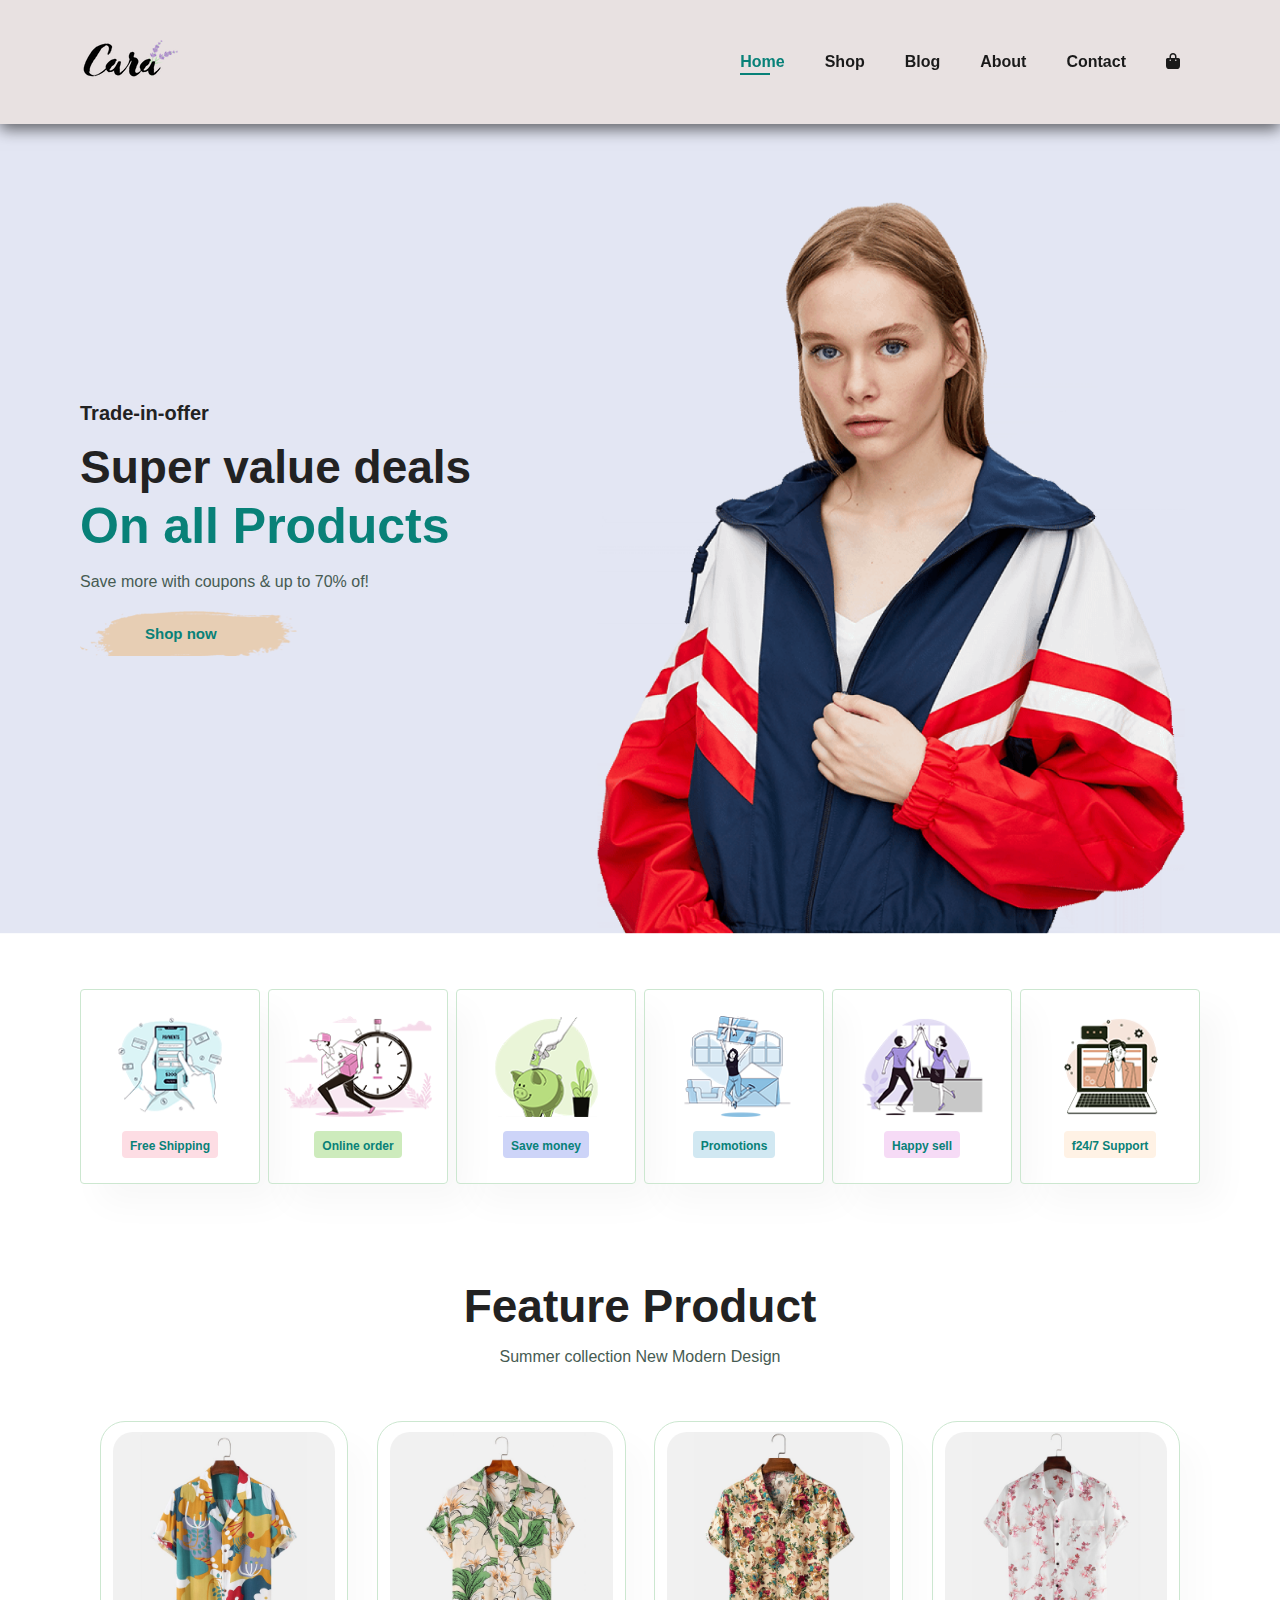
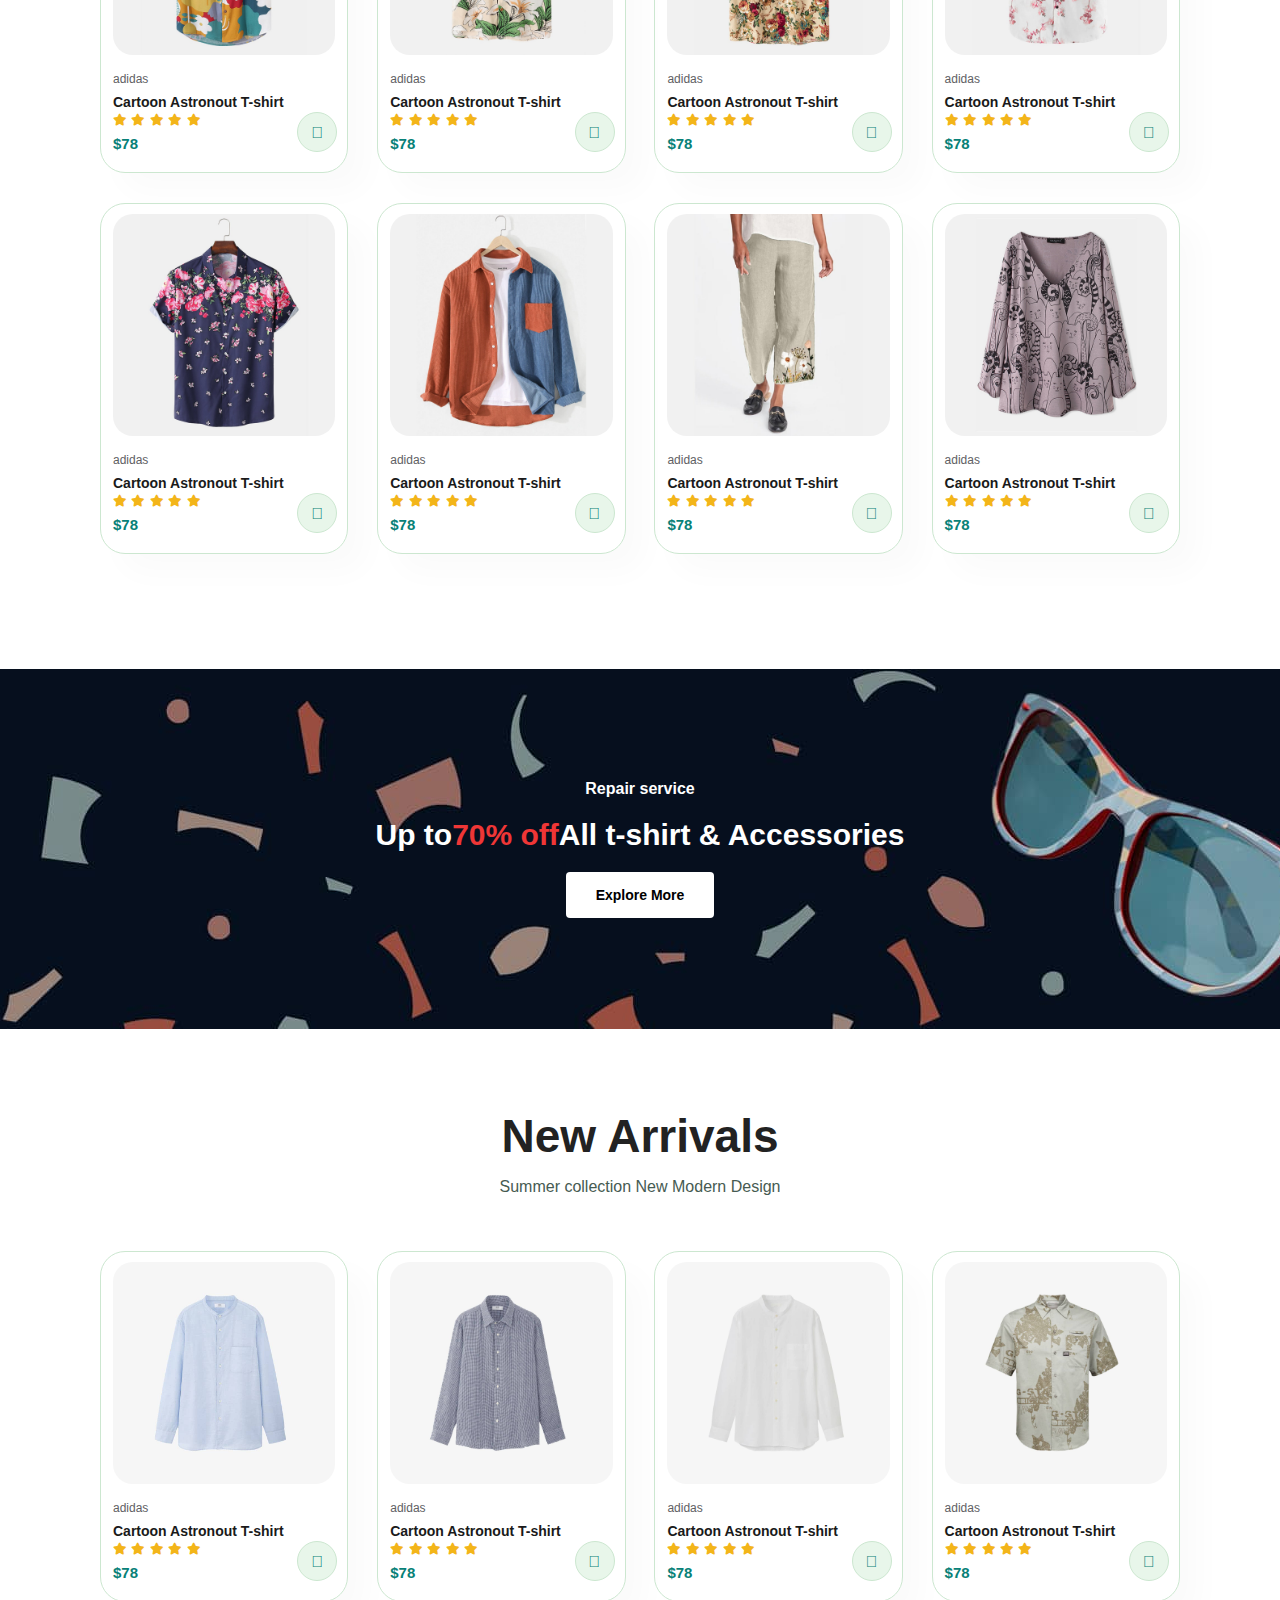
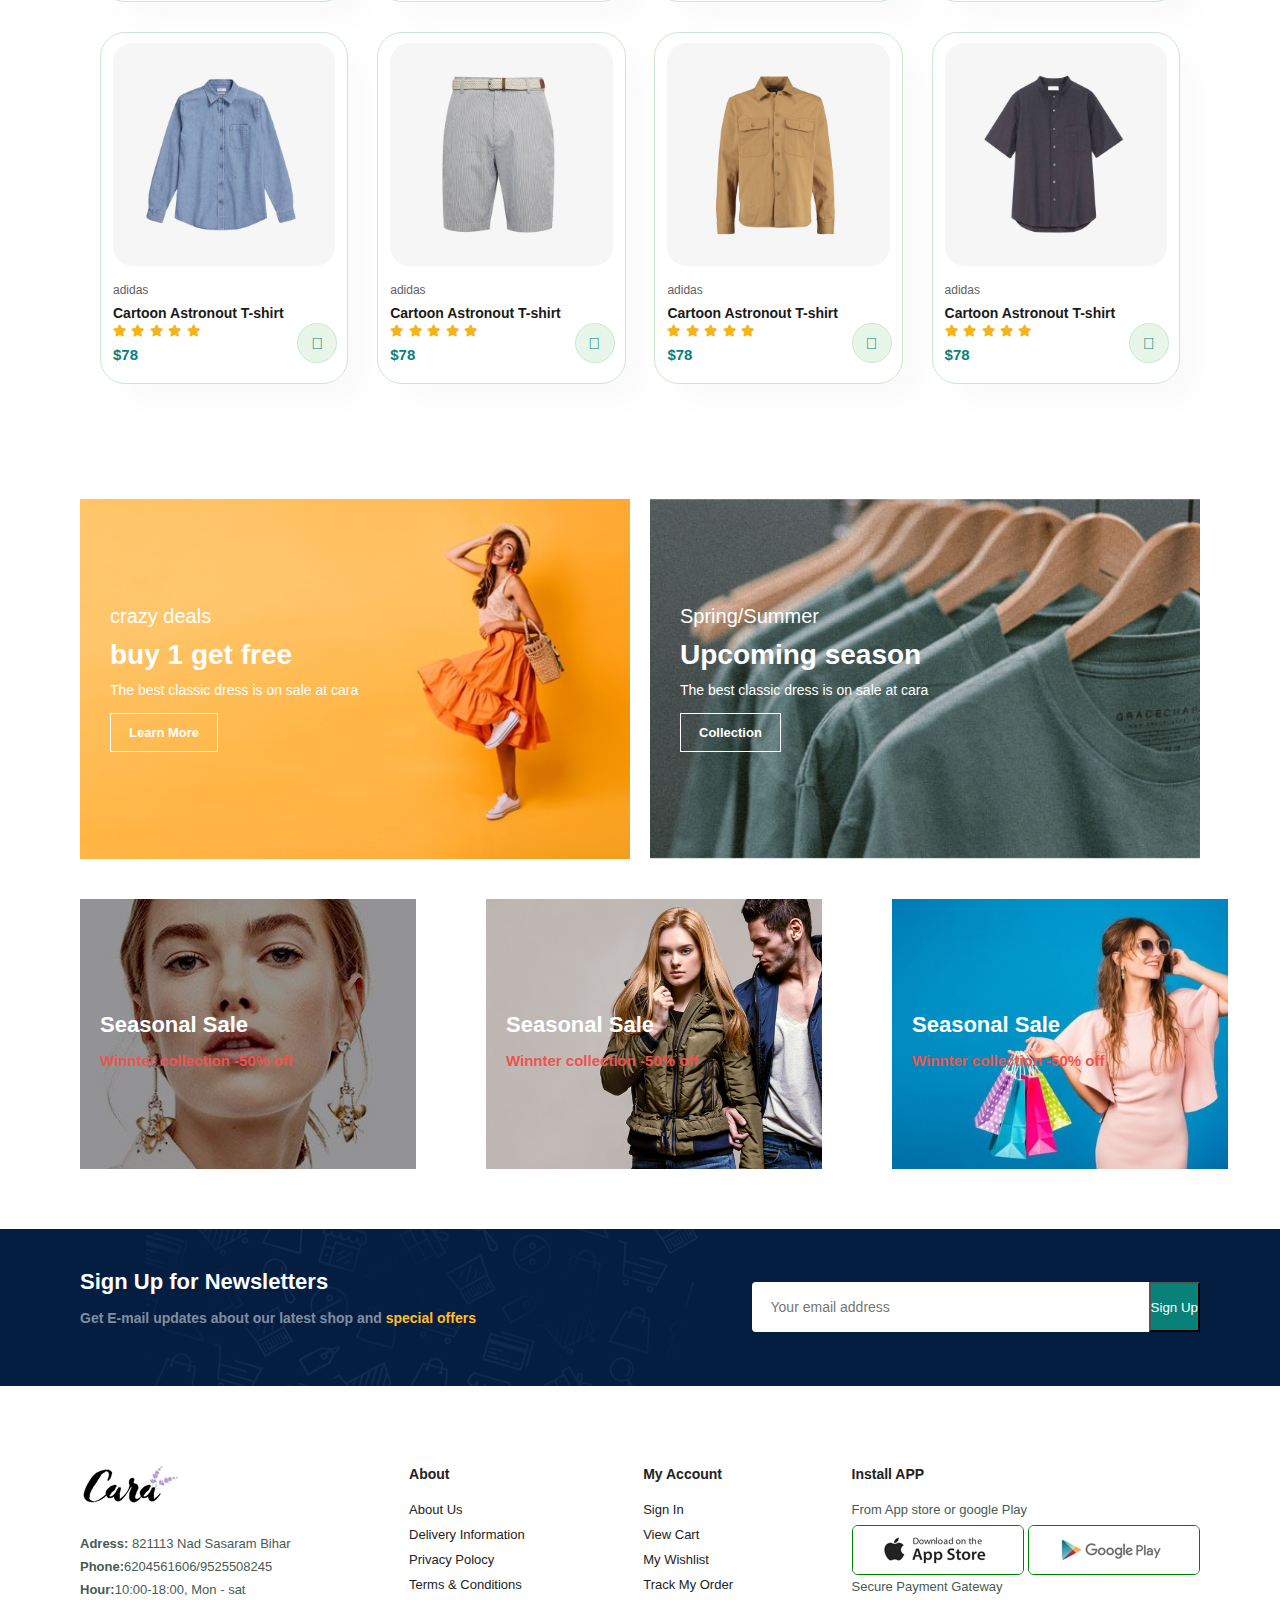
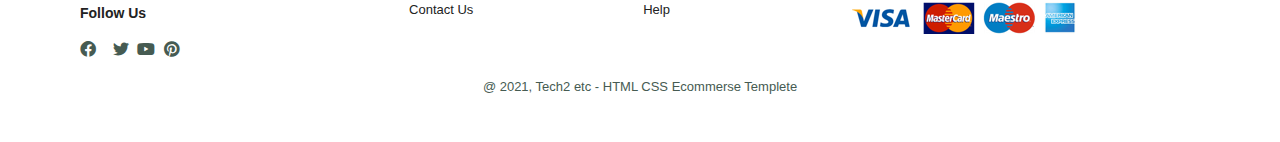
<file: Ecommerse website/index.html>
<!DOCTYPE html>
<html lang="en">
    <head>
        <title></title>
        <meta charset="UTF-8">
        <meta name="viewport" content="width=device-width, initial-scale=1">
        <title>Ecommerse website</title>
         <link rel="stylesheet" 
         href="https://cdnjs.cloudflare.com/ajax/libs/font-awesome/6.0.0-beta3/css/all.min.css"/>
        
        
        <link rel="stylesheet" href="style.css">
    </head>
    <body>


   <section id="header">
    <a href="#"><img src="img/logo.png" class="logo" alt=""></a>
    <div>
    <ul id="navbar">
    <li><a class="active" href="index.html">Home</a></li>
     <li><a href="shop.html">Shop</a></li>
      <li><a href="blog.html">Blog</a></li>
       <li><a href="about.html">About</a></li>
        <li><a href="contact.html">Contact</a></li>
         <li id="lg-bag"><a href="cart.html"><i class="fa-solid fa-bag-shopping"></i></a></li>
         <a href="#" id="close"><i class="fa fa-times"></i></a>
    </ul>
    </div>
    <div id="mobile">
    <a href="cart.html"><i class="fa-solid fa-bag-shopping"></i></a>
        <i id="bar" class="fas fa-outdent"></i>
    </div>
    
   </section>

    <section id="hero">
        <h4>Trade-in-offer</h4>
        <h2>Super value deals</h2>
        <h1>On all Products</h1>
        <p>Save more with coupons & up to 70% of!</p>
        <button>Shop now</button>
    </section>

    <section id="feature"  class="section-p1">
    <div class="fe-box">
    <img src="img/f1.png" alt="">
    <h6>Free Shipping</h6>
    </div>
     <div class="fe-box">
    <img src="img/f2.png" alt="">
    <h6>Online order</h6>
    </div>
     <div class="fe-box">
    <img src="img/f3.png" alt="">
    <h6>Save money</h6>
    </div>
     <div class="fe-box">
    <img src="img/f4.png" alt="">
    <h6>Promotions</h6>
    </div>
     <div class="fe-box">
    <img src="img/f5.png" alt="">
    <h6>Happy sell</h6>
    </div>
     <div class="fe-box">
    <img src="img/f6.png" alt="">
    <h6>f24/7 Support</h6>
    </div>
    </section>




    <section id="product1" class="section-p1">
    <h2>Feature Product</h2>
    <p>Summer collection New Modern Design</p>
    <div class="pro-container">
    <div class="pro">
    <img src="img/f1.jpg" alt="">
    <div class="des">
    <span>adidas</span>
    <h5>Cartoon Astronout T-shirt</h5>
    <div class="star">
    <i class="fas fa-star"></i>
    <i class="fas fa-star"></i>
    <i class="fas fa-star"></i>
    <i class="fas fa-star"></i>
    <i class="fas fa-star"></i>
    </div>
    <h4>$78</h4>
    </div>
    <a href="#"><i class="fal fa-shopping-cart cart"></i></a>
    </div>
    <div class="pro">
    <img src="img/f2.jpg" alt="">
    <div class="des">
    <span>adidas</span>
    <h5>Cartoon Astronout T-shirt</h5>
    <div class="star">
    <i class="fas fa-star"></i>
    <i class="fas fa-star"></i>
    <i class="fas fa-star"></i>
    <i class="fas fa-star"></i>
    <i class="fas fa-star"></i>
    </div>
    <h4>$78</h4>
    </div>
    <a href="#"><i class="fal fa-shopping-cart cart"></i></a>
    </div>
    <div class="pro">
    <img src="img/f3.jpg" alt="">
    <div class="des">
    <span>adidas</span>
    <h5>Cartoon Astronout T-shirt</h5>
    <div class="star">
    <i class="fas fa-star"></i>
    <i class="fas fa-star"></i>
    <i class="fas fa-star"></i>
    <i class="fas fa-star"></i>
    <i class="fas fa-star"></i>
    </div>
    <h4>$78</h4>
    </div>
    <a href="#"><i class="fal fa-shopping-cart cart"></i></a>
    </div>
    <div class="pro">
    <img src="img/f4.jpg" alt="">
    <div class="des">
    <span>adidas</span>
    <h5>Cartoon Astronout T-shirt</h5>
    <div class="star">
    <i class="fas fa-star"></i>
    <i class="fas fa-star"></i>
    <i class="fas fa-star"></i>
    <i class="fas fa-star"></i>
    <i class="fas fa-star"></i>
    </div>
    <h4>$78</h4>
    </div>
    <a href="#"><i class="fal fa-shopping-cart cart"></i></a>
    </div>
    <div class="pro">
    <img src="img/f5.jpg" alt="">
    <div class="des">
    <span>adidas</span>
    <h5>Cartoon Astronout T-shirt</h5>
    <div class="star">
    <i class="fas fa-star"></i>
    <i class="fas fa-star"></i>
    <i class="fas fa-star"></i>
    <i class="fas fa-star"></i>
    <i class="fas fa-star"></i>
    </div>
    <h4>$78</h4>
    </div>
    <a href="#"><i class="fal fa-shopping-cart cart"></i></a>
    </div>
    <div class="pro">
    <img src="img/f6.jpg" alt="">
    <div class="des">
    <span>adidas</span>
    <h5>Cartoon Astronout T-shirt</h5>
    <div class="star">
    <i class="fas fa-star"></i>
    <i class="fas fa-star"></i>
    <i class="fas fa-star"></i>
    <i class="fas fa-star"></i>
    <i class="fas fa-star"></i>
    </div>
    <h4>$78</h4>
    </div>
    <a href="#"><i class="fal fa-shopping-cart cart"></i></a>
    </div>
    <div class="pro">
    <img src="img/f7.jpg" alt="">
    <div class="des">
    <span>adidas</span>
    <h5>Cartoon Astronout T-shirt</h5>
    <div class="star">
    <i class="fas fa-star"></i>
    <i class="fas fa-star"></i>
    <i class="fas fa-star"></i>
    <i class="fas fa-star"></i>
    <i class="fas fa-star"></i>
    </div>
    <h4>$78</h4>
    </div>
    <a href="#"><i class="fal fa-shopping-cart cart"></i></a>
    </div>
    <div class="pro">
    <img src="img/f8.jpg" alt="">
    <div class="des">
    <span>adidas</span>
    <h5>Cartoon Astronout T-shirt</h5>
    <div class="star">
    <i class="fas fa-star"></i>
    <i class="fas fa-star"></i>
    <i class="fas fa-star"></i>
    <i class="fas fa-star"></i>
    <i class="fas fa-star"></i>
    </div>
    <h4>$78</h4>
    </div>
    <a href="#"><i class="fal fa-shopping-cart cart"></i></a>
    </div>
        </div>
        </section>




    <section id="banner" class="section-m1">
    <h4>Repair service</h4>
    <h2>Up to<span>70% off</span>All t-shirt & Accessories</h2>
    <button class="normal">Explore More</button>
        </section>




    <section id="product1" class="section-p1">
    <h2>New Arrivals</h2>
    <p>Summer collection New Modern Design</p>
    <div class="pro-container">
    <div class="pro">
    <img src="img/n1.jpg" alt="">
    <div class="des">
    <span>adidas</span>
    <h5>Cartoon Astronout T-shirt</h5>
    <div class="star">
    <i class="fas fa-star"></i>
    <i class="fas fa-star"></i>
    <i class="fas fa-star"></i>
    <i class="fas fa-star"></i>
    <i class="fas fa-star"></i>
    </div>
    <h4>$78</h4>
    </div>
    <a href="#"><i class="fal fa-shopping-cart cart"></i></a>
    </div>
    <div class="pro">
    <img src="img/n2.jpg" alt="">
    <div class="des">
    <span>adidas</span>
    <h5>Cartoon Astronout T-shirt</h5>
    <div class="star">
    <i class="fas fa-star"></i>
    <i class="fas fa-star"></i>
    <i class="fas fa-star"></i>
    <i class="fas fa-star"></i>
    <i class="fas fa-star"></i>
    </div>
    <h4>$78</h4>
    </div>
    <a href="#"><i class="fal fa-shopping-cart cart"></i></a>
    </div>
    <div class="pro">
    <img src="img/n3.jpg" alt="">
    <div class="des">
    <span>adidas</span>
    <h5>Cartoon Astronout T-shirt</h5>
    <div class="star">
    <i class="fas fa-star"></i>
    <i class="fas fa-star"></i>
    <i class="fas fa-star"></i>
    <i class="fas fa-star"></i>
    <i class="fas fa-star"></i>
    </div>
    <h4>$78</h4>
    </div>
    <a href="#"><i class="fal fa-shopping-cart cart"></i></a>
    </div>
    <div class="pro">
    <img src="img/n4.jpg" alt="">
    <div class="des">
    <span>adidas</span>
    <h5>Cartoon Astronout T-shirt</h5>
    <div class="star">
    <i class="fas fa-star"></i>
    <i class="fas fa-star"></i>
    <i class="fas fa-star"></i>
    <i class="fas fa-star"></i>
    <i class="fas fa-star"></i>
    </div>
    <h4>$78</h4>
    </div>
    <a href="#"><i class="fal fa-shopping-cart cart"></i></a>
    </div>
    <div class="pro">
    <img src="img/n5.jpg" alt="">
    <div class="des">
    <span>adidas</span>
    <h5>Cartoon Astronout T-shirt</h5>
    <div class="star">
    <i class="fas fa-star"></i>
    <i class="fas fa-star"></i>
    <i class="fas fa-star"></i>
    <i class="fas fa-star"></i>
    <i class="fas fa-star"></i>
    </div>
    <h4>$78</h4>
    </div>
    <a href="#"><i class="fal fa-shopping-cart cart"></i></a>
    </div>
    <div class="pro">
    <img src="img/n6.jpg" alt="">
    <div class="des">
    <span>adidas</span>
    <h5>Cartoon Astronout T-shirt</h5>
    <div class="star">
    <i class="fas fa-star"></i>
    <i class="fas fa-star"></i>
    <i class="fas fa-star"></i>
    <i class="fas fa-star"></i>
    <i class="fas fa-star"></i>
    </div>
    <h4>$78</h4>
    </div>
    <a href="#"><i class="fal fa-shopping-cart cart"></i></a>
    </div>
    <div class="pro">
    <img src="img/n7.jpg" alt="">
    <div class="des">
    <span>adidas</span>
    <h5>Cartoon Astronout T-shirt</h5>
    <div class="star">
    <i class="fas fa-star"></i>
    <i class="fas fa-star"></i>
    <i class="fas fa-star"></i>
    <i class="fas fa-star"></i>
    <i class="fas fa-star"></i>
    </div>
    <h4>$78</h4>
    </div>
    <a href="#"><i class="fal fa-shopping-cart cart"></i></a>
    </div>
    <div class="pro">
    <img src="img/n8.jpg" alt="">
    <div class="des">
    <span>adidas</span>
    <h5>Cartoon Astronout T-shirt</h5>
    <div class="star">
    <i class="fas fa-star"></i>
    <i class="fas fa-star"></i>
    <i class="fas fa-star"></i>
    <i class="fas fa-star"></i>
    <i class="fas fa-star"></i>
    </div>
    <h4>$78</h4>
    </div>
    <a href="#"><i class="fal fa-shopping-cart cart"></i></a>
    </div>
        </div>     
    </section>



    <section id="sm-banner" class="section-p1">
   
    <div class="banner-box">
    <h4>crazy deals</h4>
    <h2>buy 1 get free</h2>
    <span>The best classic dress is on sale at cara</span>
    <button class="white">Learn More</button>
        </div>
         <div class="banner-box banner-box2">
    <h4>Spring/Summer</h4>
    <h2>Upcoming season</h2>
    <span>The best classic dress is on sale at cara</span>
    <button class="white">Collection</button>
        </div>
        
    </section>



    <section id="banner3">
        <div class="banner-box">
    <h2>Seasonal Sale</h2>
    <h3>Winnter collection -50% off</h3>
        </div>
         <div class="banner-box banner-box2">
    <h2>Seasonal Sale</h2>
    <h3>Winnter collection -50% off</h3>
        </div>
         <div class="banner-box banner-box3">
    <h2>Seasonal Sale</h2>
    <h3>Winnter collection -50% off</h3>
        </div>
    </section>


    <section id="newsletter" class="section-p1 section-m1">
    <div class="newsletter">
    <h4>Sign Up for Newsletters</h4>
    <p>Get E-mail updates about our latest shop and
      <span>special offers</span></p>
    </div>
    <div class="form">
    <input type="text" placeholder="Your email address">
    <button>Sign Up</button>
    </div>
    </section>

    <footer class="section-p1">
    <div class="col">
    <img class="logo" src="img/logo.png" alt="">
    <p><strong>Adress: </strong> 821113 Nad Sasaram Bihar</p>
    <p><strong>Phone:</strong>6204561606/9525508245</p>
    <p><strong>Hour:</strong>10:00-18:00, Mon - sat</p>
    <div class="follow">
    <h4>Follow Us</h4>
    <div class="icon">
    <i class="fa-brands fa-facebook"></i>
    <i class="fa-brands fa-square-instagram"></i>
    <i class="fa-brands fa-twitter"></i>
    <i class="fa-brands fa-youtube"></i>
    <i class="fa-brands fa-pinterest"></i> 
    </div>
    </div>
    </div>

    <div class="col">
    <h4>About</h4>
    <a href="#">About Us</a>
    <a href="#">Delivery Information</a>
    <a href="#">Privacy Polocy</a>
    <a href="#">Terms & Conditions</a>
    <a href="#">Contact Us</a>
        
    </div>

     <div class="col">
    <h4>My Account</h4>
    <a href="#">Sign In</a>
    <a href="#">View Cart</a>
    <a href="#">My Wishlist</a>
    <a href="#">Track My Order</a>
    <a href="#">Help</a>
    </div>

    <div class="col install">
    <h4>Install APP</h4>
    <p>From App store or google Play</p>
    <div class="row">
    <img src="img/app.jpg" alt="">
    <img src="img/play.jpg" alt="">
        
    </div>
    <p>Secure Payment Gateway</p>
    <img src="img/pay.png" alt="">
        
    </div>
    <div class="copyright">
    <p>@ 2021, Tech2 etc - HTML CSS Ecommerse Templete</p>
        
    </div>
        
    </footer>

       
    <script src="script.js"></script>
    </body>
</html>
</file>
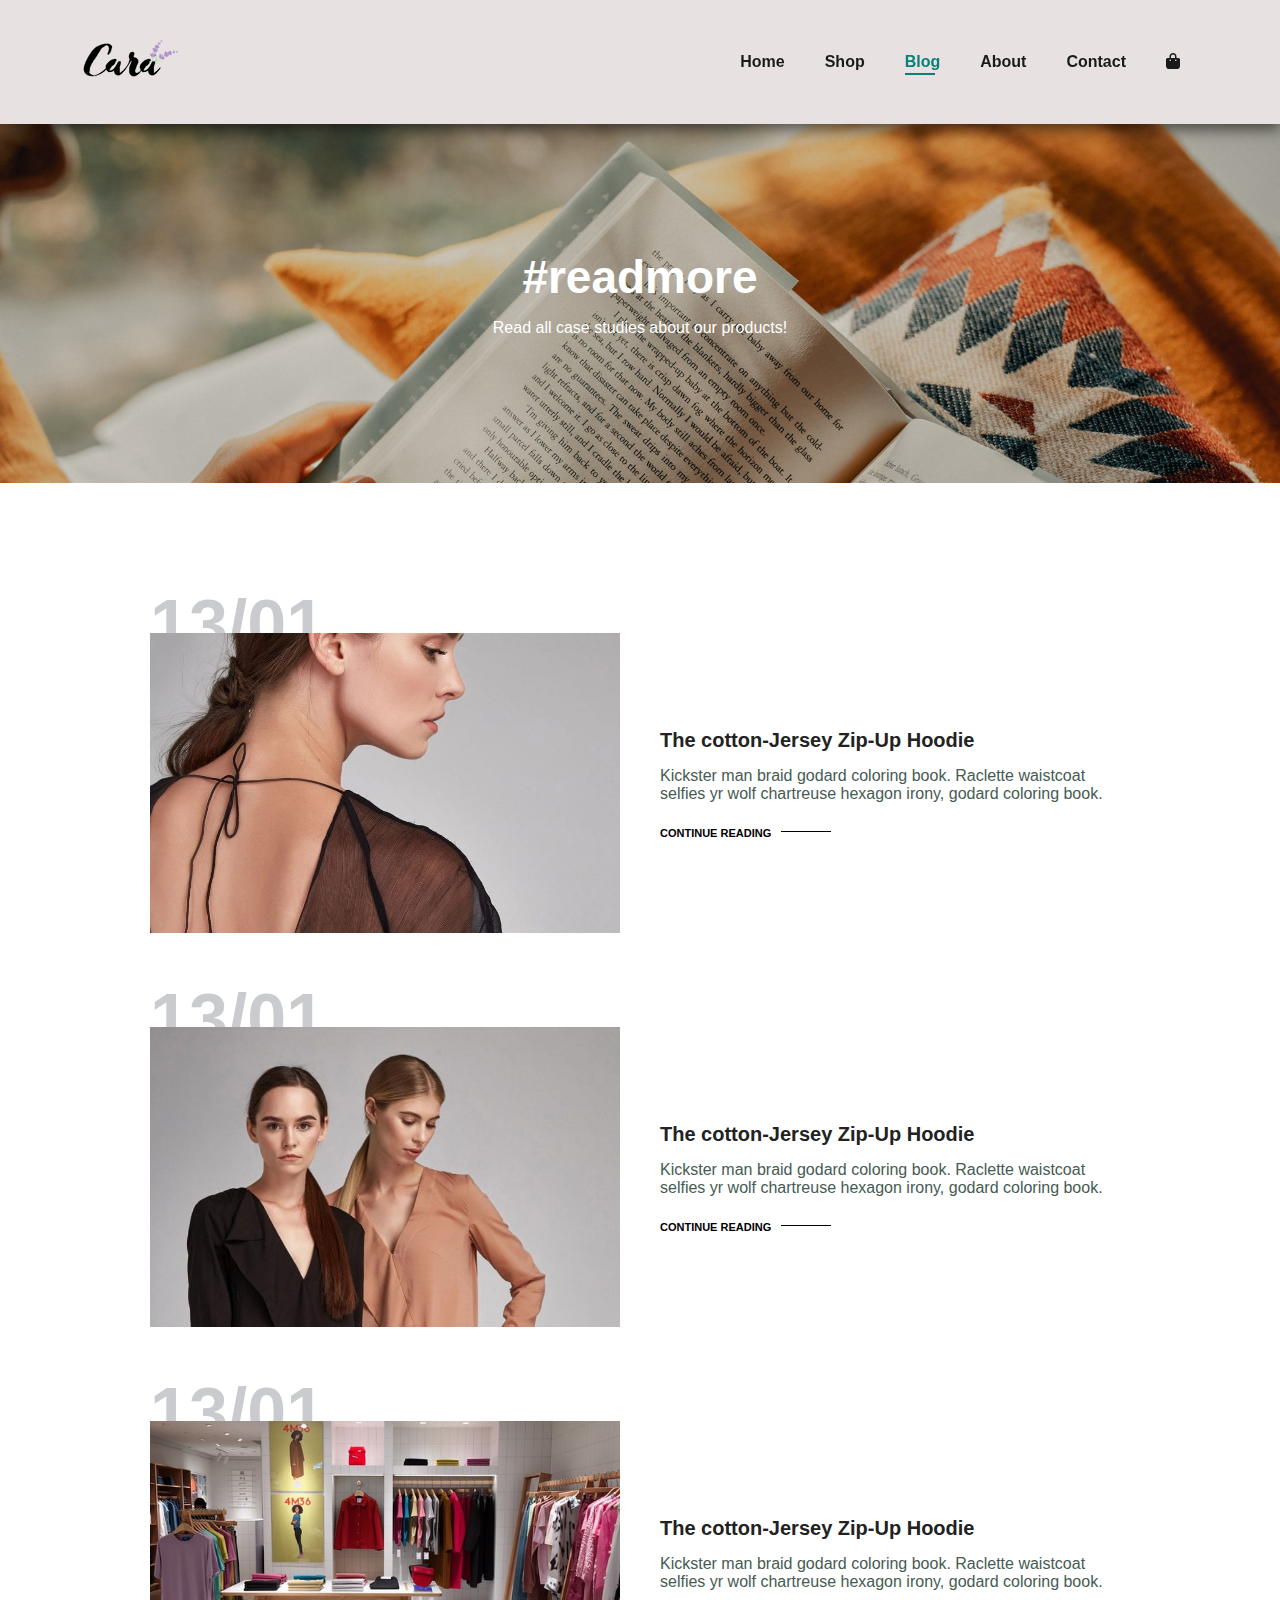
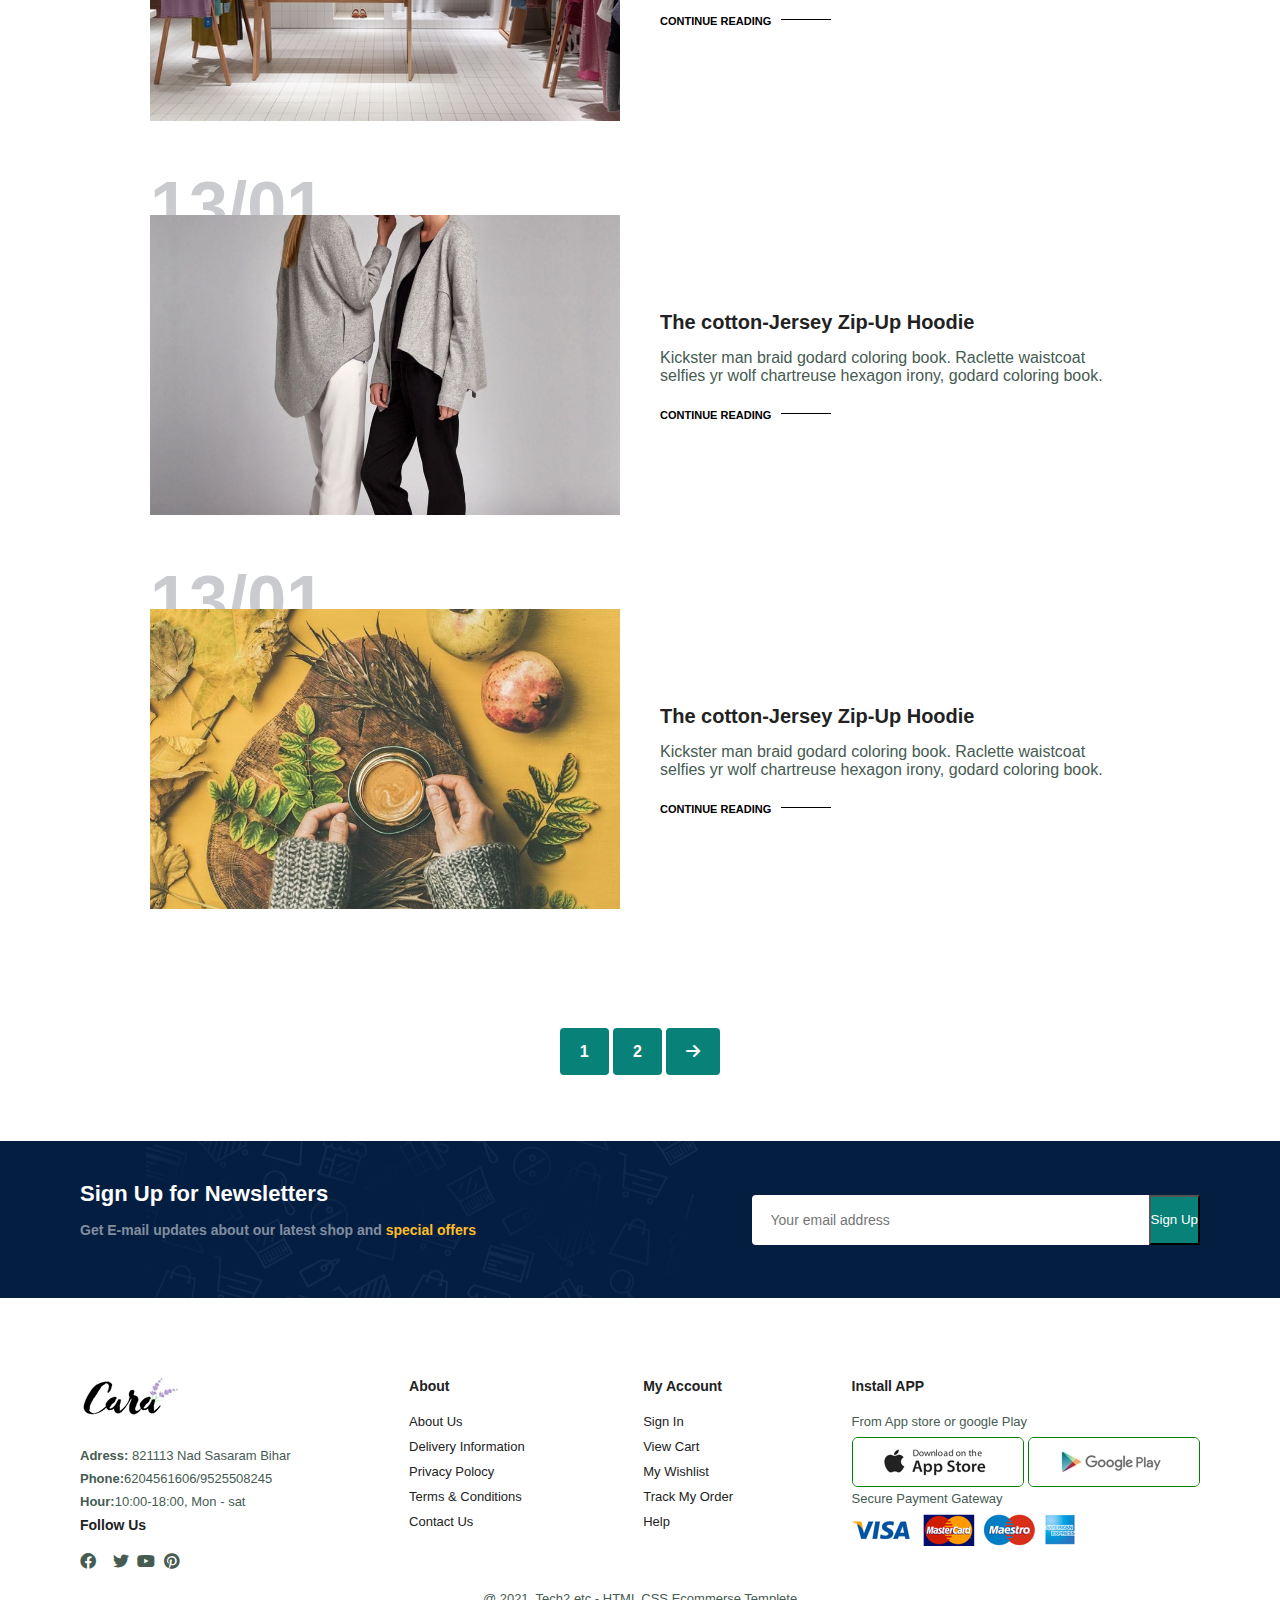
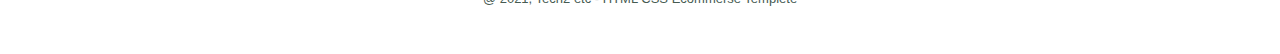
<file: Ecommerse website/blog.html>
<!DOCTYPE html>
<html lang="en">
    <head>
        <title></title>
        <meta charset="UTF-8">
        <meta name="viewport" content="width=device-width, initial-scale=1">
        <title>Ecommerse website</title>
         <link rel="stylesheet" 
         href="https://cdnjs.cloudflare.com/ajax/libs/font-awesome/6.0.0-beta3/css/all.min.css"/>
        
        
        <link rel="stylesheet" href="style.css">
    </head>
    <body>


   <section id="header"> 
    <a href="#"><img src="img/logo.png" class="logo" alt=""></a>
    <div>
    <ul id="navbar">
    <li><a href="index.html">Home</a></li>
     <li><a href="shop.html">Shop</a></li>
      <li><a class="active" href="blog.html">Blog</a></li>
       <li><a href="about.html">About</a></li>
        <li><a href="contact.html">Contact</a></li>
         <li id="lg-bag"><a href="cart.html"><i class="fa-solid fa-bag-shopping"></i></a></li>
         <a href="#" id="close"><i class="fa fa-times"></i></a>
    </ul>
    </div>
    <div id="mobile">
    <a href="cart.html"><i class="fa-solid fa-bag-shopping"></i></a>
        <i id="bar" class="fas fa-outdent"></i>
    </div>
    
   </section>

    <section id="page-header" class="blog-header">
        
        <h2>#readmore</h2>
       
        <p>Read all case studies about our products! </p>
       
    </section>

    <section id="blog">
        <div class="blog-box">
            <div class="blog-img">
                <img src="img/b1 (1).jpg" alt="">
            </div>
            <div class="blog-details">
                <h4>The cotton-Jersey Zip-Up Hoodie</h4>
                <p>Kickster man braid godard coloring book. Raclette waistcoat
                    selfies yr wolf chartreuse hexagon irony, godard coloring book.</p>
                    <a href="#">CONTINUE READING</a>
            </div>
            <h1>13/01</h1>
        </div>
        <div class="blog-box">
            <div class="blog-img">
                <img src="img/b2 (1).jpg" alt="">
            </div>
            <div class="blog-details">
                <h4>The cotton-Jersey Zip-Up Hoodie</h4>
                <p>Kickster man braid godard coloring book. Raclette waistcoat
                    selfies yr wolf chartreuse hexagon irony, godard coloring book.</p>
                    <a href="#">CONTINUE READING</a>
            </div>
            <h1>13/01</h1>
        </div>
        <div class="blog-box">
            <div class="blog-img">
                <img src="img/b3.jpg" alt="">
            </div>
            <div class="blog-details">
                <h4>The cotton-Jersey Zip-Up Hoodie</h4>
                <p>Kickster man braid godard coloring book. Raclette waistcoat
                    selfies yr wolf chartreuse hexagon irony, godard coloring book.</p>
                    <a href="#">CONTINUE READING</a>
            </div>
            <h1>13/01</h1>
        </div>
        <div class="blog-box">
            <div class="blog-img">
                <img src="img/b4 (1).jpg" alt="">
            </div>
            <div class="blog-details">
                <h4>The cotton-Jersey Zip-Up Hoodie</h4>
                <p>Kickster man braid godard coloring book. Raclette waistcoat
                    selfies yr wolf chartreuse hexagon irony, godard coloring book.</p>
                    <a href="#">CONTINUE READING</a>
            </div>
            <h1>13/01</h1>
        </div>
        <div class="blog-box">
            <div class="blog-img">
                <img src="img/b6.jpg" alt="">
            </div>
            <div class="blog-details">
                <h4>The cotton-Jersey Zip-Up Hoodie</h4>
                <p>Kickster man braid godard coloring book. Raclette waistcoat
                    selfies yr wolf chartreuse hexagon irony, godard coloring book.</p>
                    <a href="#">CONTINUE READING</a>
            </div>
            <h1>13/01</h1>
        </div>
    </section>

    <section id="pagination" class="section-p1">
        <a href="#">1</a>
        <a href="#">2</a>
        <a href="#"><i class="fa-solid fa-arrow-right"></i></a>
    </section>

     <section id="newsletter" class="section-p1 section-m1">
    <div class="newsletter">
    <h4>Sign Up for Newsletters</h4>
    <p>Get E-mail updates about our latest shop and
      <span>special offers</span></p>
    </div>
    <div class="form">
    <input type="text" placeholder="Your email address">
    <button>Sign Up</button>
    </div>
    </section>

    <footer class="section-p1">
    <div class="col">
    <img class="logo" src="img/logo.png" alt="">
    <p><strong>Adress: </strong> 821113 Nad Sasaram Bihar</p>
    <p><strong>Phone:</strong>6204561606/9525508245</p>
    <p><strong>Hour:</strong>10:00-18:00, Mon - sat</p>
    <div class="follow">
    <h4>Follow Us</h4>
    <div class="icon">
    <i class="fa-brands fa-facebook"></i>
    <i class="fa-brands fa-square-instagram"></i>
    <i class="fa-brands fa-twitter"></i>
    <i class="fa-brands fa-youtube"></i>
    <i class="fa-brands fa-pinterest"></i> 
    </div>
    </div>
    </div>

    <div class="col">
    <h4>About</h4>
    <a href="#">About Us</a>
    <a href="#">Delivery Information</a>
    <a href="#">Privacy Polocy</a>
    <a href="#">Terms & Conditions</a>
    <a href="#">Contact Us</a>
        
    </div>

     <div class="col">
    <h4>My Account</h4>
    <a href="#">Sign In</a>
    <a href="#">View Cart</a>
    <a href="#">My Wishlist</a>
    <a href="#">Track My Order</a>
    <a href="#">Help</a>
    </div>

    <div class="col install">
    <h4>Install APP</h4>
    <p>From App store or google Play</p>
    <div class="row">
    <img src="img/app.jpg" alt="">
    <img src="img/play.jpg" alt="">
        
    </div>
    <p>Secure Payment Gateway</p>
    <img src="img/pay.png" alt="">
        
    </div>
    <div class="copyright">
    <p>@ 2021, Tech2 etc - HTML CSS Ecommerse Templete</p>
        
    </div>
        
    </footer>

       
    <script src="script.js"></script>
    </body>
</html>
</file>
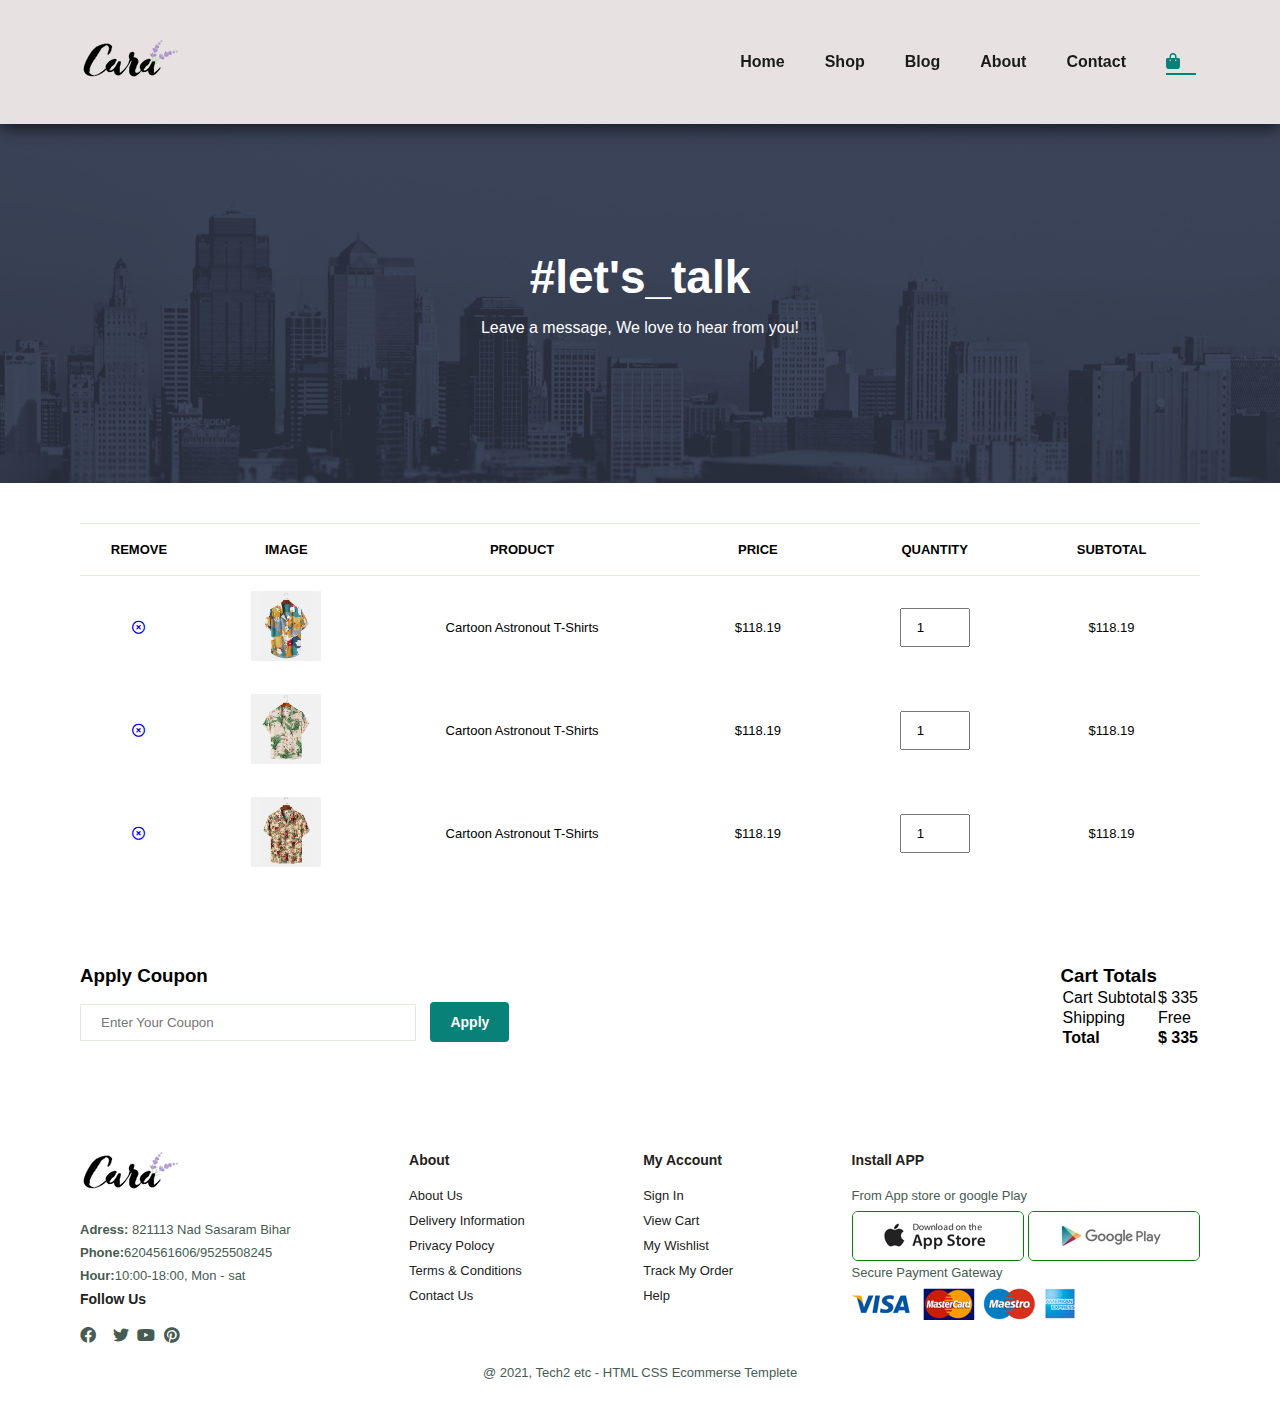
<file: Ecommerse website/cart.html>
<!DOCTYPE html>
<html lang="en">
    <head>
        <title></title>
        <meta charset="UTF-8">
        <meta name="viewport" content="width=device-width, initial-scale=1">
        <title>Ecommerse website</title>
         <link rel="stylesheet" 
         href="https://cdnjs.cloudflare.com/ajax/libs/font-awesome/6.0.0-beta3/css/all.min.css"/>
        
        
        <link rel="stylesheet" href="style.css">
    </head>
    <body>


   <section id="header"> 
    <a href="#"><img src="img/logo.png" class="logo" alt=""></a>
    <div>
    <ul id="navbar">
    <li><a href="index.html">Home</a></li>
     <li><a href="shop.html">Shop</a></li>
      <li><a href="blog.html">Blog</a></li>
       <li><a href="about.html">About</a></li>
        <li><a href="contact.html">Contact</a></li>
         <li id="lg-bag"><a class="active" href="cart.html"><i class="fa-solid fa-bag-shopping"></i></a></li>
         <a href="#" id="close"><i class="fa fa-times"></i></a>
    </ul>
    </div>
    <div id="mobile">
    <a href="cart.html"><i class="fa-solid fa-bag-shopping"></i></a>
        <i id="bar" class="fas fa-outdent"></i>
    </div>
    
   </section>

    <section id="page-header" class="about-header">
        
        <h2>#let's_talk</h2>
       
        <p>Leave a message, We love to hear from you! </p>
       
    </section>

    <section id="cart" class="section-p1">
        <table width="100%">
            <thead>
                <td>Remove</td>
                <td>Image</td>
                <td>Product</td>
                <td>Price</td>
                <td>Quantity</td>
                <td>Subtotal</td>
            </thead>
            <tbody>
                <tr>
                    <td><a href="#"><i class="far fa-times-circle"></i></a></td>
                    <td><img src="img/f1.jpg" alt=""></td>
                    <td>Cartoon Astronout T-Shirts</td>
                    <td>$118.19</td>
                    <td><input type="number" value="1"></td>
                    <td>$118.19</td>
                </tr>
                <tr>
                    <td><a href="#"><i class="far fa-times-circle"></i></a></td>
                    <td><img src="img/f2.jpg" alt=""></td>
                    <td>Cartoon Astronout T-Shirts</td>
                    <td>$118.19</td>
                    <td><input type="number" value="1"></td>
                    <td>$118.19</td>
                </tr>
                <tr>
                    <td><a href="#"><i class="far fa-times-circle"></i></a></td>
                    <td><img src="img/f3.jpg" alt=""></td>
                    <td>Cartoon Astronout T-Shirts</td>
                    <td>$118.19</td>
                    <td><input type="number" value="1"></td>
                    <td>$118.19</td>
                </tr>
            </tbody>
        </table>
    </section>

    <section id="cart-add" class="section-p1">
        <div id="coupon">
            <h3>Apply Coupon</h3>
            <div>
                <input type="text" placeholder="Enter Your Coupon">
                <button class="normal">Apply</button>
            </div>
        </div>

        <div class="subtotal">
            <h3>Cart Totals</h3>
            <table>
                <tr>
                    <td>Cart Subtotal</td>
                    <td>$ 335</td>
                </tr>
                <tr>
                    <td>Shipping</td>
                    <td>Free</td>
                </tr>
                <tr>
                    <td><strong>Total</strong></td>
                    <td><strong>$ 335</strong></td>
                </tr>
            </table>
        </div>
    </section>




    <footer class="section-p1">
    <div class="col">
    <img class="logo" src="img/logo.png" alt="">
    <p><strong>Adress: </strong> 821113 Nad Sasaram Bihar</p>
    <p><strong>Phone:</strong>6204561606/9525508245</p>
    <p><strong>Hour:</strong>10:00-18:00, Mon - sat</p>
    <div class="follow">
    <h4>Follow Us</h4>
    <div class="icon">
    <i class="fa-brands fa-facebook"></i>
    <i class="fa-brands fa-square-instagram"></i>
    <i class="fa-brands fa-twitter"></i>
    <i class="fa-brands fa-youtube"></i>
    <i class="fa-brands fa-pinterest"></i> 
    </div>
    </div>
    </div>

    <div class="col">
    <h4>About</h4>
    <a href="#">About Us</a>
    <a href="#">Delivery Information</a>
    <a href="#">Privacy Polocy</a>
    <a href="#">Terms & Conditions</a>
    <a href="#">Contact Us</a>
        
    </div>

     <div class="col">
    <h4>My Account</h4>
    <a href="#">Sign In</a>
    <a href="#">View Cart</a>
    <a href="#">My Wishlist</a>
    <a href="#">Track My Order</a>
    <a href="#">Help</a>
    </div>

    <div class="col install">
    <h4>Install APP</h4>
    <p>From App store or google Play</p>
    <div class="row">
    <img src="img/app.jpg" alt="">
    <img src="img/play.jpg" alt="">
        
    </div>
    <p>Secure Payment Gateway</p>
    <img src="img/pay.png" alt="">
        
    </div>
    <div class="copyright">
    <p>@ 2021, Tech2 etc - HTML CSS Ecommerse Templete</p>
        
    </div>
        
    </footer>

       
    <script src="script.js"></script>
    </body>
</html>
</file>
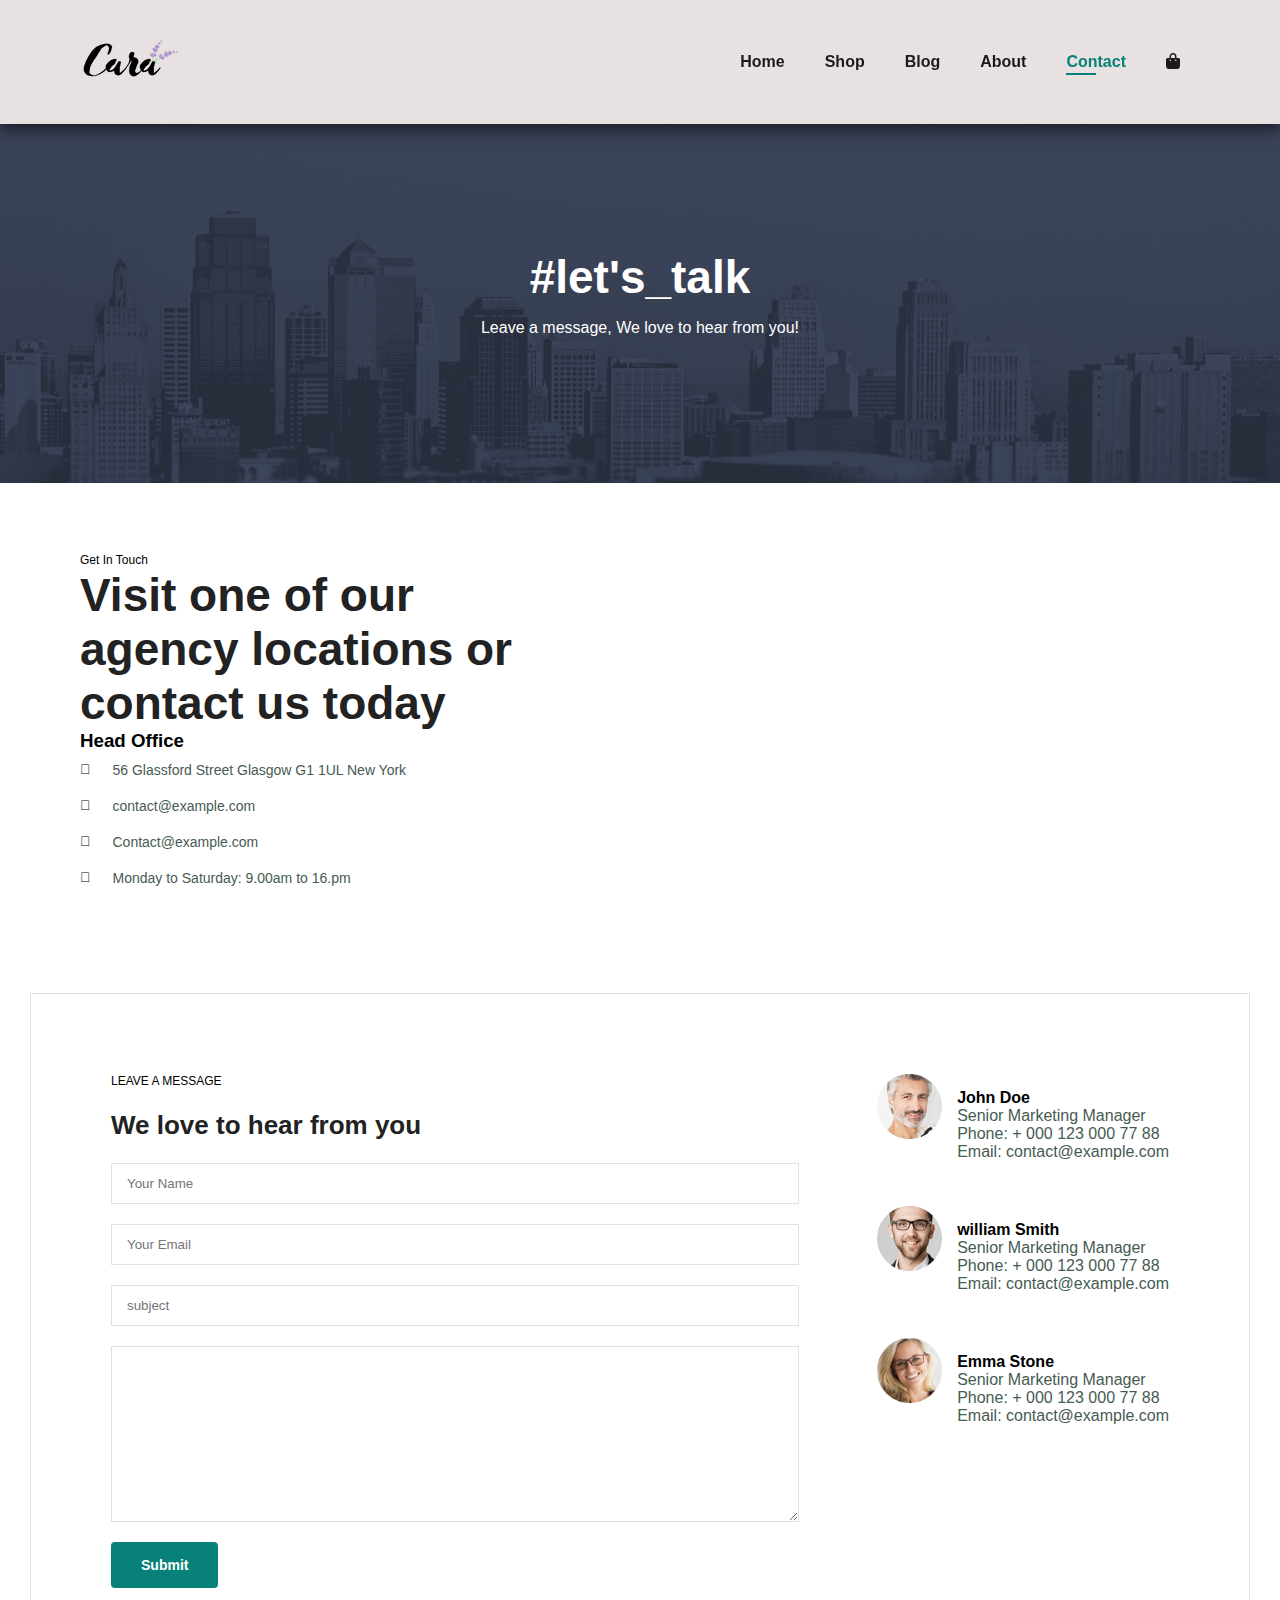
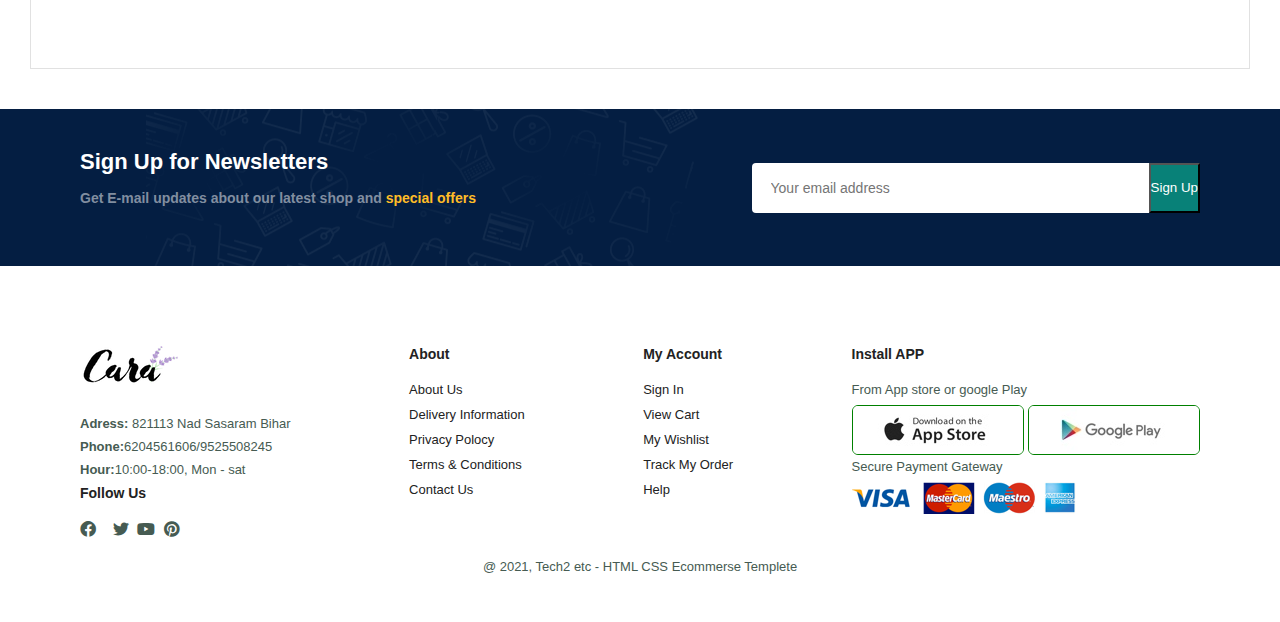
<file: Ecommerse website/contact.html>
<!DOCTYPE html>
<html lang="en">
    <head>
        <title></title>
        <meta charset="UTF-8">
        <meta name="viewport" content="width=device-width, initial-scale=1">
        <title>Ecommerse website</title>
         <link rel="stylesheet" 
         href="https://cdnjs.cloudflare.com/ajax/libs/font-awesome/6.0.0-beta3/css/all.min.css"/>
        
        
        <link rel="stylesheet" href="style.css">
    </head>
    <body>


   <section id="header"> 
    <a href="#"><img src="img/logo.png" class="logo" alt=""></a>
    <div>
    <ul id="navbar">
    <li><a href="index.html">Home</a></li>
     <li><a href="shop.html">Shop</a></li>
      <li><a href="blog.html">Blog</a></li>
       <li><a href="about.html">About</a></li>
        <li><a class="active" href="contact.html">Contact</a></li>
         <li id="lg-bag"><a href="cart.html"><i class="fa-solid fa-bag-shopping"></i></a></li>
         <a href="#" id="close"><i class="fa fa-times"></i></a>
    </ul>
    </div>
    <div id="mobile">
    <a href="cart.html"><i class="fa-solid fa-bag-shopping"></i></a>
        <i id="bar" class="fas fa-outdent"></i>
    </div>
    
   </section>

    <section id="page-header" class="about-header">
        
        <h2>#let's_talk</h2>
       
        <p>Leave a message, We love to hear from you! </p>
       
    </section>

    <section id="contact-details" class="section-p1">
        <div class="details">
            <span>Get In Touch</span>
            <h2>Visit one of our agency locations or contact us today</h2>
            <h3>Head Office</h3>
            <div>
                <li>
                <i class="fal fa-map"></i>
                <p>56 Glassford Street Glasgow G1 1UL New York</p>
                </li>
                <li>
                    <i class="fal fa-envelope"></i>
                    <p>contact@example.com</p>
                    </li>
                    <li>
                        <i class="fal fa-phone-alt"></i>
                        <p>Contact@example.com</p>
                        </li>
                        <li>
                            <i class="fal fa-clock"></i>
                            <p>Monday to Saturday: 9.00am to 16.pm</p>
                            </li>
            </div>
        </div>
        <div class="map">
            <iframe src="https://www.google.com/maps/embed?pb=!1m18!1m12!1m3!1d3502.3687498850895!2d77.
            37000857528857!3d28.61870837567232!2m3!1f0!2f0!3f0!3m2!1i1024!2i768!4f13.1!3m3!1m2!1s0x390c
            ef719cf3f0b3%3A0xc24d4fda4fdca748!2sFortis%20Hospital%20Noida%20%7C%20Best%20Hospital%20in%
            20Noida!5e0!3m2!1sen!2sin!4v1742313496385!5m2!1sen!2sin" width="600" height="450" style="border:0;"
             allowfullscreen="" loading="lazy" referrerpolicy="no-referrer-when-downgrade"></iframe>
        </div>
    </section>

    <section id="form-details">
        <form action="">
            <span>LEAVE A MESSAGE</span>
            <h2>We love to hear from you</h2>
            <input type="text" placeholder="Your Name">
            <input type="text" placeholder="Your Email">
            <input type="text" placeholder="subject">
            <textarea name="" id="" cols="30" rows="10" placeholder="Your message">
            </textarea>
            <button class="normal">Submit</button>
        </form>

        <div class="people">
            <div>
                <img src="img/1.png" alt="">
                <p><span>John Doe</span> Senior Marketing Manager <br> Phone: + 000 123 000
                 77 88 <br> Email: contact@example.com</p>
            </div>
            <div>
                <img src="img/2.png" alt="">
                <p><span>william Smith</span> Senior Marketing Manager <br> Phone: + 000 123 000
                 77 88 <br> Email: contact@example.com</p>
            </div>
            <div>
                <img src="img/3.png" alt="">
                <p><span>Emma Stone</span> Senior Marketing Manager <br> Phone: + 000 123 000
                 77 88 <br> Email: contact@example.com</p>
            </div>
        </div>
    </section>


        <section id="newsletter" class="section-p1 section-m1">
            <div class="newsletter">
            <h4>Sign Up for Newsletters</h4>
            <p>Get E-mail updates about our latest shop and
              <span>special offers</span></p>
            </div>
            <div class="form">
            <input type="text" placeholder="Your email address">
            <button>Sign Up</button>
            </div>
            </section>



    <footer class="section-p1">
    <div class="col">
    <img class="logo" src="img/logo.png" alt="">
    <p><strong>Adress: </strong> 821113 Nad Sasaram Bihar</p>
    <p><strong>Phone:</strong>6204561606/9525508245</p>
    <p><strong>Hour:</strong>10:00-18:00, Mon - sat</p>
    <div class="follow">
    <h4>Follow Us</h4>
    <div class="icon">
    <i class="fa-brands fa-facebook"></i>
    <i class="fa-brands fa-square-instagram"></i>
    <i class="fa-brands fa-twitter"></i>
    <i class="fa-brands fa-youtube"></i>
    <i class="fa-brands fa-pinterest"></i> 
    </div>
    </div>
    </div>

    <div class="col">
    <h4>About</h4>
    <a href="#">About Us</a>
    <a href="#">Delivery Information</a>
    <a href="#">Privacy Polocy</a>
    <a href="#">Terms & Conditions</a>
    <a href="#">Contact Us</a>
        
    </div>

     <div class="col">
    <h4>My Account</h4>
    <a href="#">Sign In</a>
    <a href="#">View Cart</a>
    <a href="#">My Wishlist</a>
    <a href="#">Track My Order</a>
    <a href="#">Help</a>
    </div>

    <div class="col install">
    <h4>Install APP</h4>
    <p>From App store or google Play</p>
    <div class="row">
    <img src="img/app.jpg" alt="">
    <img src="img/play.jpg" alt="">
        
    </div>
    <p>Secure Payment Gateway</p>
    <img src="img/pay.png" alt="">
        
    </div>
    <div class="copyright">
    <p>@ 2021, Tech2 etc - HTML CSS Ecommerse Templete</p>
        
    </div>
        
    </footer>

       
    <script src="script.js"></script>
    </body>
</html>
</file>
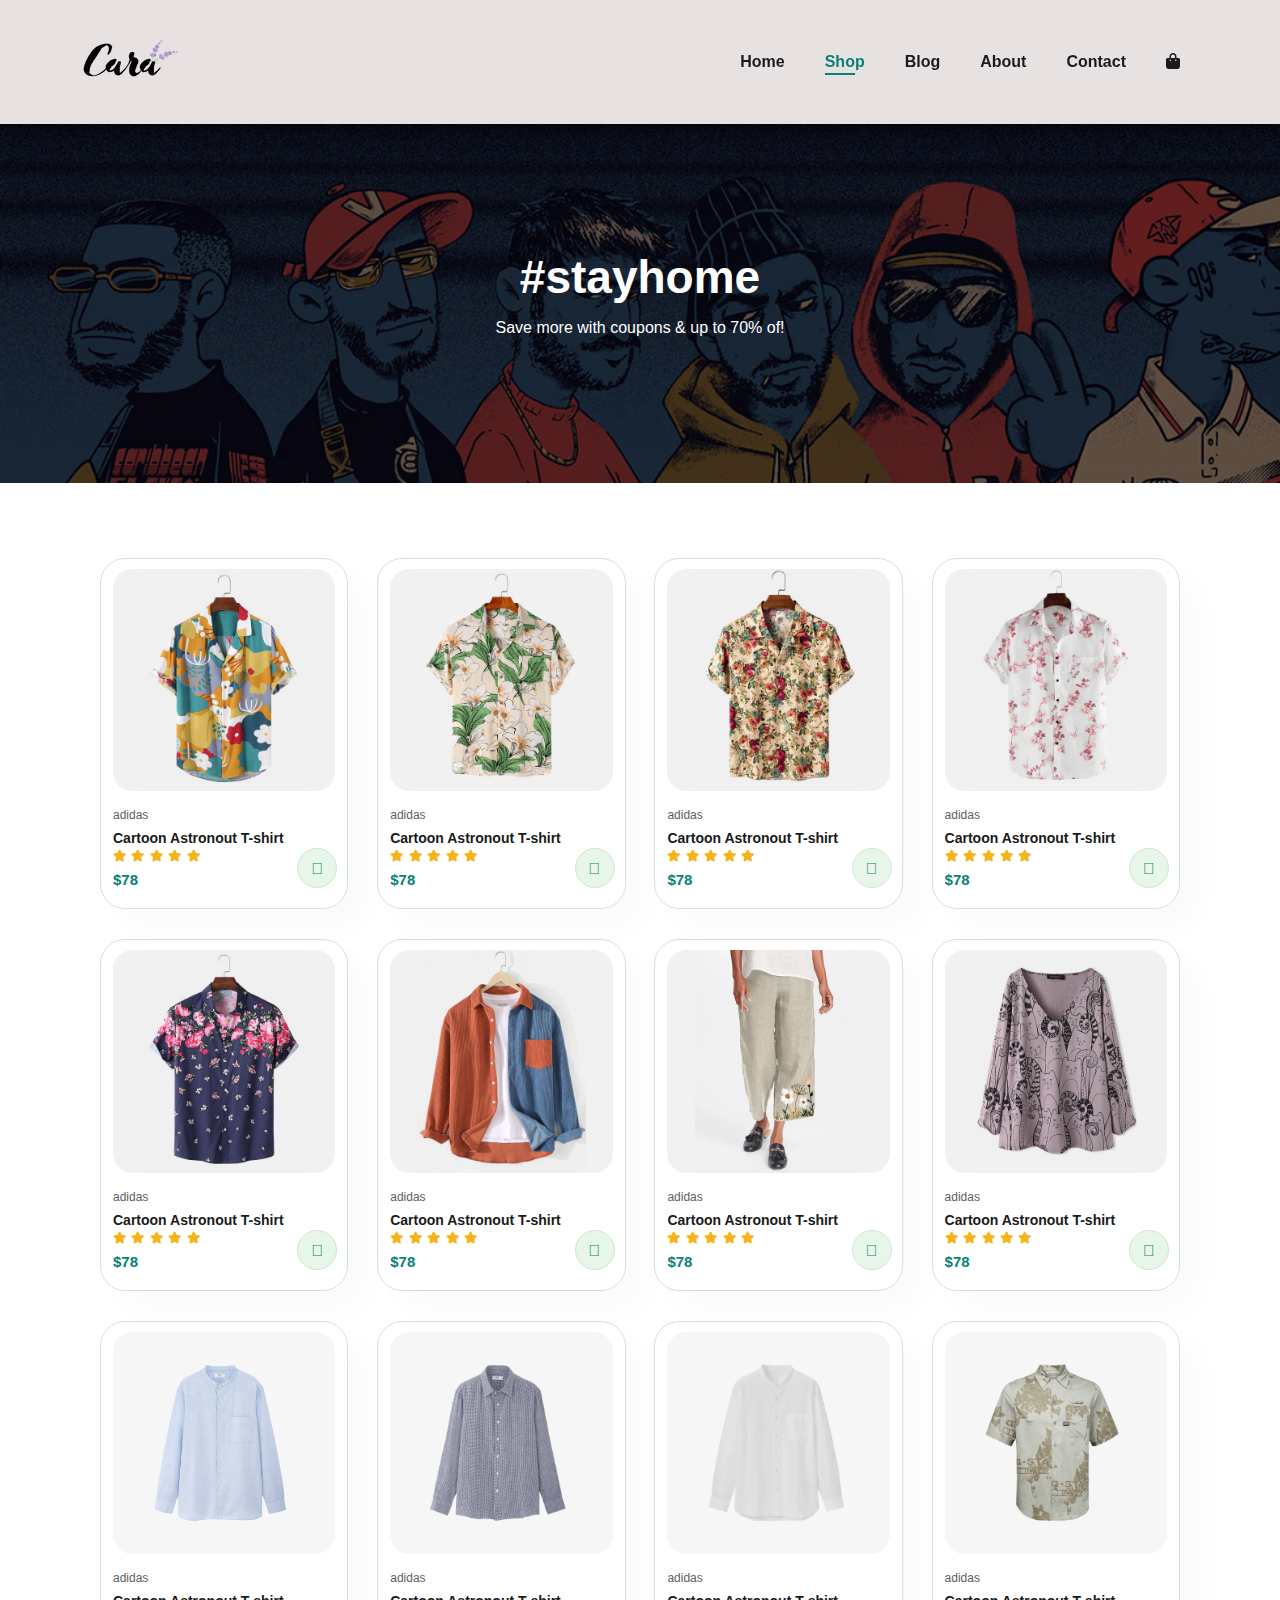
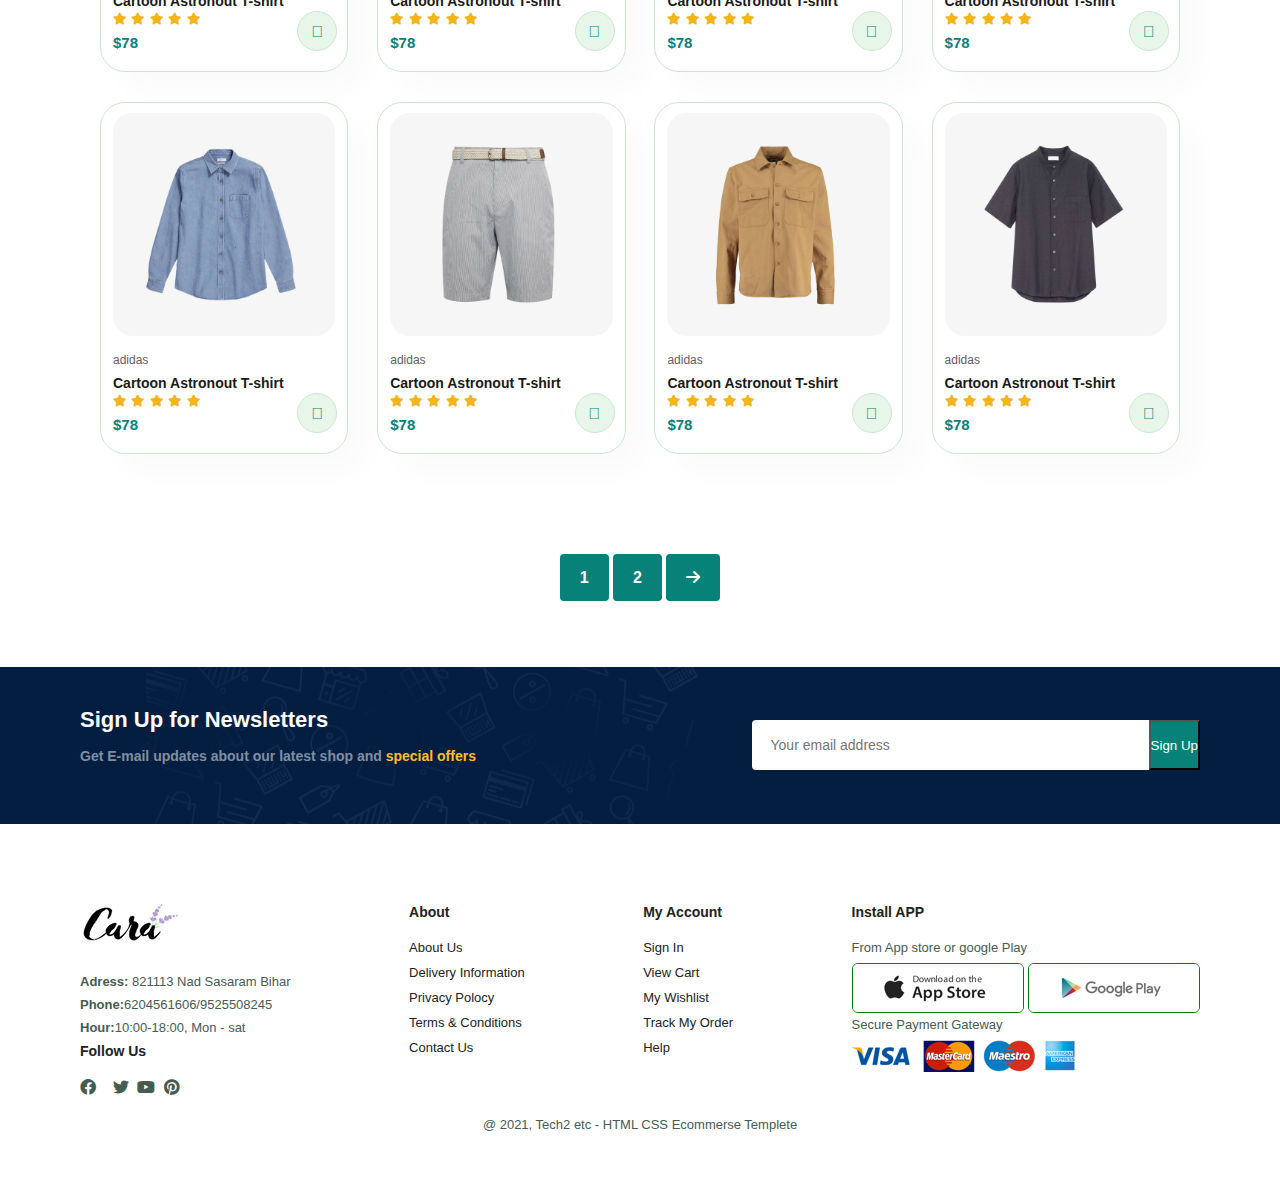
<file: Ecommerse website/shop.html>
<!DOCTYPE html>
<html lang="en">
    <head>
        <title></title>
        <meta charset="UTF-8">
        <meta name="viewport" content="width=device-width, initial-scale=1">
        <title>Ecommerse website</title>
         <link rel="stylesheet" 
         href="https://cdnjs.cloudflare.com/ajax/libs/font-awesome/6.0.0-beta3/css/all.min.css"/>
        
        
        <link rel="stylesheet" href="style.css">
    </head>
    <body>


   <section id="header"> 
    <a href="#"><img src="img/logo.png" class="logo" alt=""></a>
    <div>
    <ul id="navbar">
    <li><a href="index.html">Home</a></li>
     <li><a class="active"  href="shop.html">Shop</a></li>
      <li><a href="blog.html">Blog</a></li>
       <li><a href="about.html">About</a></li>
        <li><a href="contact.html">Contact</a></li>
         <li id="lg-bag"><a href="cart.html"><i class="fa-solid fa-bag-shopping"></i></a></li>
         <a href="#" id="close"><i class="fa fa-times"></i></a>
    </ul>
    </div>
    <div id="mobile">
    <a href="cart.html"><i class="fa-solid fa-bag-shopping"></i></a>
        <i id="bar" class="fas fa-outdent"></i>
    </div>
    
   </section>

    <section id="page-header">
        
        <h2>#stayhome</h2>
       
        <p>Save more with coupons & up to 70% of!</p>
       
    </section>





    <section id="product1" class="section-p1">
    
    <div class="pro-container">
    <div class="pro" onclick="window.location.href='sproduct.html'">
    <img src="img/f1.jpg" alt="">
    <div class="des">
    <span>adidas</span>
    <h5>Cartoon Astronout T-shirt</h5>
    <div class="star">
    <i class="fas fa-star"></i>
    <i class="fas fa-star"></i>
    <i class="fas fa-star"></i>
    <i class="fas fa-star"></i>
    <i class="fas fa-star"></i>
    </div>
    <h4>$78</h4>
    </div>
    <a href="#"><i class="fal fa-shopping-cart cart"></i></a>
    </div>
    <div class="pro">
    <img src="img/f2.jpg" alt="">
    <div class="des">
    <span>adidas</span>
    <h5>Cartoon Astronout T-shirt</h5>
    <div class="star">
    <i class="fas fa-star"></i>
    <i class="fas fa-star"></i>
    <i class="fas fa-star"></i>
    <i class="fas fa-star"></i>
    <i class="fas fa-star"></i>
    </div>
    <h4>$78</h4>
    </div>
    <a href="#"><i class="fal fa-shopping-cart cart"></i></a>
    </div>
    <div class="pro">
    <img src="img/f3.jpg" alt="">
    <div class="des">
    <span>adidas</span>
    <h5>Cartoon Astronout T-shirt</h5>
    <div class="star">
    <i class="fas fa-star"></i>
    <i class="fas fa-star"></i>
    <i class="fas fa-star"></i>
    <i class="fas fa-star"></i>
    <i class="fas fa-star"></i>
    </div>
    <h4>$78</h4>
    </div>
    <a href="#"><i class="fal fa-shopping-cart cart"></i></a>
    </div>
    <div class="pro">
    <img src="img/f4.jpg" alt="">
    <div class="des">
    <span>adidas</span>
    <h5>Cartoon Astronout T-shirt</h5>
    <div class="star">
    <i class="fas fa-star"></i>
    <i class="fas fa-star"></i>
    <i class="fas fa-star"></i>
    <i class="fas fa-star"></i>
    <i class="fas fa-star"></i>
    </div>
    <h4>$78</h4>
    </div>
    <a href="#"><i class="fal fa-shopping-cart cart"></i></a>
    </div>
    <div class="pro">
    <img src="img/f5.jpg" alt="">
    <div class="des">
    <span>adidas</span>
    <h5>Cartoon Astronout T-shirt</h5>
    <div class="star">
    <i class="fas fa-star"></i>
    <i class="fas fa-star"></i>
    <i class="fas fa-star"></i>
    <i class="fas fa-star"></i>
    <i class="fas fa-star"></i>
    </div>
    <h4>$78</h4>
    </div>
    <a href="#"><i class="fal fa-shopping-cart cart"></i></a>
    </div>
    <div class="pro">
    <img src="img/f6.jpg" alt="">
    <div class="des">
    <span>adidas</span>
    <h5>Cartoon Astronout T-shirt</h5>
    <div class="star">
    <i class="fas fa-star"></i>
    <i class="fas fa-star"></i>
    <i class="fas fa-star"></i>
    <i class="fas fa-star"></i>
    <i class="fas fa-star"></i>
    </div>
    <h4>$78</h4>
    </div>
    <a href="#"><i class="fal fa-shopping-cart cart"></i></a>
    </div>
    <div class="pro">
    <img src="img/f7.jpg" alt="">
    <div class="des">
    <span>adidas</span>
    <h5>Cartoon Astronout T-shirt</h5>
    <div class="star">
    <i class="fas fa-star"></i>
    <i class="fas fa-star"></i>
    <i class="fas fa-star"></i>
    <i class="fas fa-star"></i>
    <i class="fas fa-star"></i>
    </div>
    <h4>$78</h4>
    </div>
    <a href="#"><i class="fal fa-shopping-cart cart"></i></a>
    </div>
    <div class="pro">
    <img src="img/f8.jpg" alt="">
    <div class="des">
    <span>adidas</span>
    <h5>Cartoon Astronout T-shirt</h5>
    <div class="star">
    <i class="fas fa-star"></i>
    <i class="fas fa-star"></i>
    <i class="fas fa-star"></i>
    <i class="fas fa-star"></i>
    <i class="fas fa-star"></i>
    </div>
    <h4>$78</h4>
    </div>
    <a href="#"><i class="fal fa-shopping-cart cart"></i></a>
    </div>
       
    <div class="pro">
    <img src="img/n1.jpg" alt="">
    <div class="des">
    <span>adidas</span>
    <h5>Cartoon Astronout T-shirt</h5>
    <div class="star">
    <i class="fas fa-star"></i>
    <i class="fas fa-star"></i>
    <i class="fas fa-star"></i>
    <i class="fas fa-star"></i>
    <i class="fas fa-star"></i>
    </div>
    <h4>$78</h4>
    </div>
    <a href="#"><i class="fal fa-shopping-cart cart"></i></a>
    </div>
    <div class="pro">
    <img src="img/n2.jpg" alt="">
    <div class="des">
    <span>adidas</span>
    <h5>Cartoon Astronout T-shirt</h5>
    <div class="star">
    <i class="fas fa-star"></i>
    <i class="fas fa-star"></i>
    <i class="fas fa-star"></i>
    <i class="fas fa-star"></i>
    <i class="fas fa-star"></i>
    </div>
    <h4>$78</h4>
    </div>
    <a href="#"><i class="fal fa-shopping-cart cart"></i></a>
    </div>
    <div class="pro">
    <img src="img/n3.jpg" alt="">
    <div class="des">
    <span>adidas</span>
    <h5>Cartoon Astronout T-shirt</h5>
    <div class="star">
    <i class="fas fa-star"></i>
    <i class="fas fa-star"></i>
    <i class="fas fa-star"></i>
    <i class="fas fa-star"></i>
    <i class="fas fa-star"></i>
    </div>
    <h4>$78</h4>
    </div>
    <a href="#"><i class="fal fa-shopping-cart cart"></i></a>
    </div>
    <div class="pro">
    <img src="img/n4.jpg" alt="">
    <div class="des">
    <span>adidas</span>
    <h5>Cartoon Astronout T-shirt</h5>
    <div class="star">
    <i class="fas fa-star"></i>
    <i class="fas fa-star"></i>
    <i class="fas fa-star"></i>
    <i class="fas fa-star"></i>
    <i class="fas fa-star"></i>
    </div>
    <h4>$78</h4>
    </div>
    <a href="#"><i class="fal fa-shopping-cart cart"></i></a>
    </div>
    <div class="pro">
    <img src="img/n5.jpg" alt="">
    <div class="des">
    <span>adidas</span>
    <h5>Cartoon Astronout T-shirt</h5>
    <div class="star">
    <i class="fas fa-star"></i>
    <i class="fas fa-star"></i>
    <i class="fas fa-star"></i>
    <i class="fas fa-star"></i>
    <i class="fas fa-star"></i>
    </div>
    <h4>$78</h4>
    </div>
    <a href="#"><i class="fal fa-shopping-cart cart"></i></a>
    </div>
    <div class="pro">
    <img src="img/n6.jpg" alt="">
    <div class="des">
    <span>adidas</span>
    <h5>Cartoon Astronout T-shirt</h5>
    <div class="star">
    <i class="fas fa-star"></i>
    <i class="fas fa-star"></i>
    <i class="fas fa-star"></i>
    <i class="fas fa-star"></i>
    <i class="fas fa-star"></i>
    </div>
    <h4>$78</h4>
    </div>
    <a href="#"><i class="fal fa-shopping-cart cart"></i></a>
    </div>
    <div class="pro">
    <img src="img/n7.jpg" alt="">
    <div class="des">
    <span>adidas</span>
    <h5>Cartoon Astronout T-shirt</h5>
    <div class="star">
    <i class="fas fa-star"></i>
    <i class="fas fa-star"></i>
    <i class="fas fa-star"></i>
    <i class="fas fa-star"></i>
    <i class="fas fa-star"></i>
    </div>
    <h4>$78</h4>
    </div>
    <a href="#"><i class="fal fa-shopping-cart cart"></i></a>
    </div>
    <div class="pro">
    <img src="img/n8.jpg" alt="">
    <div class="des">
    <span>adidas</span>
    <h5>Cartoon Astronout T-shirt</h5>
    <div class="star">
    <i class="fas fa-star"></i>
    <i class="fas fa-star"></i>
    <i class="fas fa-star"></i>
    <i class="fas fa-star"></i>
    <i class="fas fa-star"></i>
    </div>
    <h4>$78</h4>
    </div>
    <a href="#"><i class="fal fa-shopping-cart cart"></i></a>
    </div>
        </div>     
    </section>




    <section id="pagination" class="section-p1">
        <a href="#">1</a>
        <a href="#">2</a>
        <a href="#"><i class="fa-solid fa-arrow-right"></i></a>
    </section>



    



   


    <section id="newsletter" class="section-p1 section-m1">
    <div class="newsletter">
    <h4>Sign Up for Newsletters</h4>
    <p>Get E-mail updates about our latest shop and
      <span>special offers</span></p>
    </div>
    <div class="form">
    <input type="text" placeholder="Your email address">
    <button>Sign Up</button>
    </div>
    </section>

    <footer class="section-p1">
    <div class="col">
    <img class="logo" src="img/logo.png" alt="">
    <p><strong>Adress: </strong> 821113 Nad Sasaram Bihar</p>
    <p><strong>Phone:</strong>6204561606/9525508245</p>
    <p><strong>Hour:</strong>10:00-18:00, Mon - sat</p>
    <div class="follow">
    <h4>Follow Us</h4>
    <div class="icon">
    <i class="fa-brands fa-facebook"></i>
    <i class="fa-brands fa-square-instagram"></i>
    <i class="fa-brands fa-twitter"></i>
    <i class="fa-brands fa-youtube"></i>
    <i class="fa-brands fa-pinterest"></i> 
    </div>
    </div>
    </div>

    <div class="col">
    <h4>About</h4>
    <a href="#">About Us</a>
    <a href="#">Delivery Information</a>
    <a href="#">Privacy Polocy</a>
    <a href="#">Terms & Conditions</a>
    <a href="#">Contact Us</a>
        
    </div>

     <div class="col">
    <h4>My Account</h4>
    <a href="#">Sign In</a>
    <a href="#">View Cart</a>
    <a href="#">My Wishlist</a>
    <a href="#">Track My Order</a>
    <a href="#">Help</a>
    </div>

    <div class="col install">
    <h4>Install APP</h4>
    <p>From App store or google Play</p>
    <div class="row">
    <img src="img/app.jpg" alt="">
    <img src="img/play.jpg" alt="">
        
    </div>
    <p>Secure Payment Gateway</p>
    <img src="img/pay.png" alt="">
        
    </div>
    <div class="copyright">
    <p>@ 2021, Tech2 etc - HTML CSS Ecommerse Templete</p>
        
    </div>
        
    </footer>

       
    <script src="script.js"></script>
    </body>
</html>
</file>
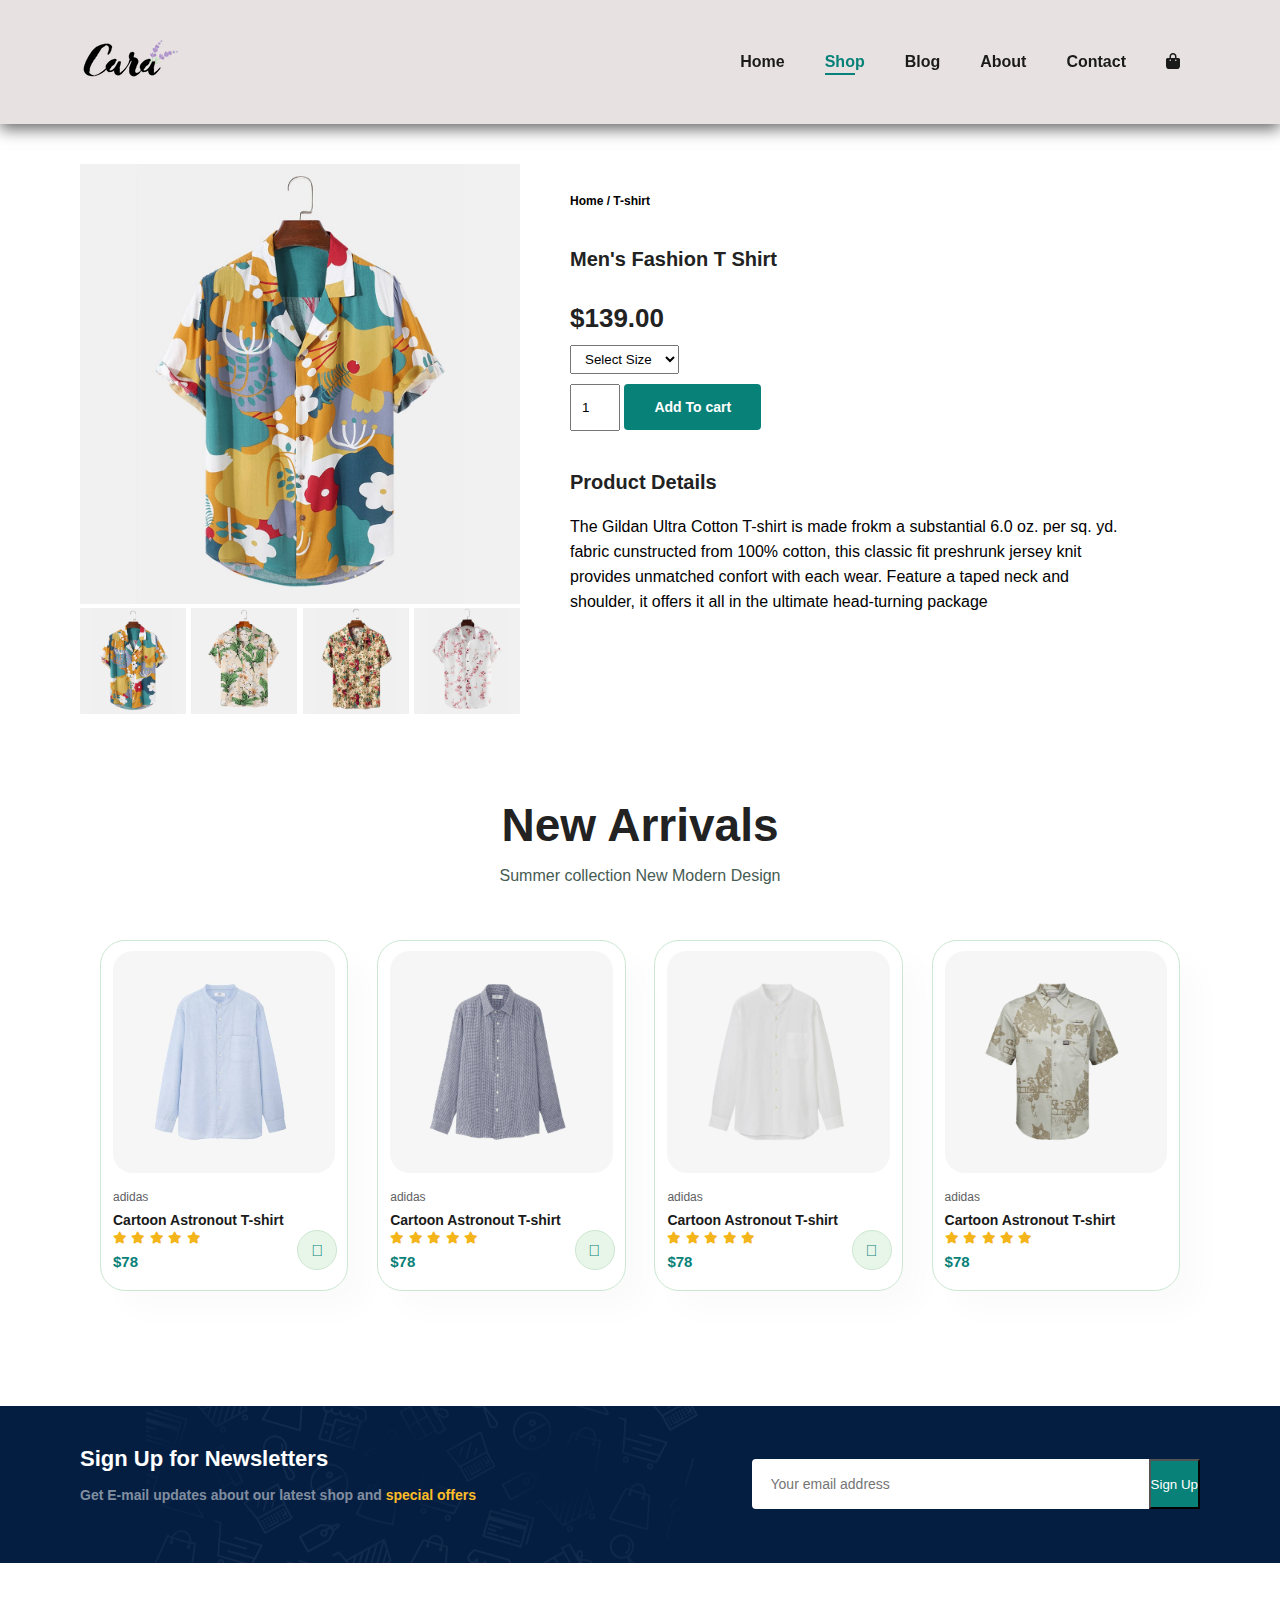
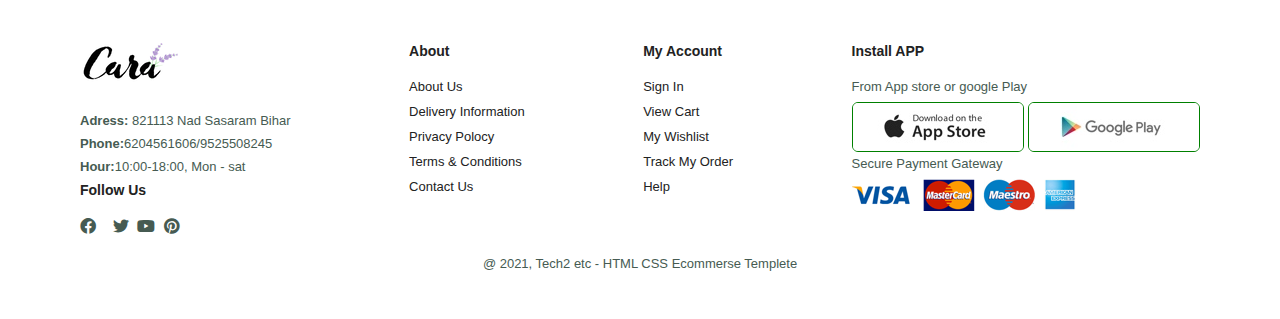
<file: Ecommerse website/sproduct.html>
<!DOCTYPE html>
<html lang="en">
    <head>
        <title></title>
        <meta charset="UTF-8">
        <meta name="viewport" content="width=device-width, initial-scale=1">
        <title>Ecommerse website</title>
         <link rel="stylesheet" 
         href="https://cdnjs.cloudflare.com/ajax/libs/font-awesome/6.0.0-beta3/css/all.min.css"/>
        
        
        <link rel="stylesheet" href="style.css">
    </head>
    <body>


   <section id="header"> 
    <a href="#"><img src="img/logo.png" class="logo" alt=""></a>
    <div>
    <ul id="navbar">
    <li><a href="index.html">Home</a></li>
     <li><a class="active"  href="shop.html">Shop</a></li>
      <li><a href="blog.html">Blog</a></li>
       <li><a href="about.html">About</a></li>
        <li><a href="contact.html">Contact</a></li>
         <li id="lg-bag"><a href="cart.html"><i class="fa-solid fa-bag-shopping"></i></a></li>
         <a href="#" id="close"><i class="fa fa-times"></i></a>
    </ul>
    </div>
    <div id="mobile">
    <a href="cart.html"><i class="fa-solid fa-bag-shopping"></i></a>
        <i id="bar" class="fas fa-outdent"></i>
    </div>
    
   </section>

   <section id="prodetails" class="section-p1">
    <div class="single-pro-image">
        <img src="img/f1.jpg" width="100%" id="MainImg" alt="">

        <div class="small-img-group">
            <div class="small-img-col">
                <img src="img/f1.jpg" width="100%" class="small-img" alt="">
            </div>
            <div class="small-img-col">
                <img src="img/f2.jpg" width="100%" class="small-img" alt="">
            </div>
            <div class="small-img-col">
                <img src="img/f3.jpg" width="100%" class="small-img" alt="">
            </div>
            <div class="small-img-col">
                <img src="img/f4.jpg" width="100%" class="small-img" alt="">
            </div>
        </div>
    </div>
    <div class="single-pro-details">
        <h6>Home / T-shirt</h6>
        <h4>Men's Fashion T Shirt</h4>
        <h2>$139.00</h2>
        <select>
            <option>Select Size</option>
            <option>XL</option>
            <option>XXL</option>
            <option>Small</option>
            <option>Large</option>
        </select>

        <input type="number" value="1">
        <button class="normal">Add To cart</button>
        <h4>Product Details</h4>
        <span>The Gildan Ultra Cotton T-shirt is made frokm a substantial 6.0 oz.
            per sq. yd. fabric cunstructed from 100% cotton, this classic fit 
            preshrunk jersey knit provides unmatched confort with each wear. 
            Feature a taped neck and shoulder, it offers it all in the ultimate
            head-turning package</span>
    </div>
   </section>





   <section id="product1" class="section-p1">
    <h2>New Arrivals</h2>
    <p>Summer collection New Modern Design</p>
    <div class="pro-container">
    <div class="pro">
    <img src="img/n1.jpg" alt="">
    <div class="des">
    <span>adidas</span>
    <h5>Cartoon Astronout T-shirt</h5>
    <div class="star">
    <i class="fas fa-star"></i>
    <i class="fas fa-star"></i>
    <i class="fas fa-star"></i>
    <i class="fas fa-star"></i>
    <i class="fas fa-star"></i>
    </div>
    <h4>$78</h4>
    </div>
    <a href="#"><i class="fal fa-shopping-cart cart"></i></a>
    </div>
    <div class="pro">
    <img src="img/n2.jpg" alt="">
    <div class="des">
    <span>adidas</span>
    <h5>Cartoon Astronout T-shirt</h5>
    <div class="star">
    <i class="fas fa-star"></i>
    <i class="fas fa-star"></i>
    <i class="fas fa-star"></i>
    <i class="fas fa-star"></i>
    <i class="fas fa-star"></i>
    </div>
    <h4>$78</h4>
    </div>
    <a href="#"><i class="fal fa-shopping-cart cart"></i></a>
    </div>
    <div class="pro">
    <img src="img/n3.jpg" alt="">
    <div class="des">
    <span>adidas</span>
    <h5>Cartoon Astronout T-shirt</h5>
    <div class="star">
    <i class="fas fa-star"></i>
    <i class="fas fa-star"></i>
    <i class="fas fa-star"></i>
    <i class="fas fa-star"></i>
    <i class="fas fa-star"></i>
    </div>
    <h4>$78</h4>
    </div>
    <a href="#"><i class="fal fa-shopping-cart cart"></i></a>
    </div>
    <div class="pro">
    <img src="img/n4.jpg" alt="">
    <div class="des">
    <span>adidas</span>
    <h5>Cartoon Astronout T-shirt</h5>
    <div class="star">
    <i class="fas fa-star"></i>
    <i class="fas fa-star"></i>
    <i class="fas fa-star"></i>
    <i class="fas fa-star"></i>
    <i class="fas fa-star"></i>
    </div>
    <h4>$78</h4>
    </div>
    
        </div>     
    </section>


    



   


    <section id="newsletter" class="section-p1 section-m1">
    <div class="newsletter">
    <h4>Sign Up for Newsletters</h4>
    <p>Get E-mail updates about our latest shop and
      <span>special offers</span></p>
    </div>
    <div class="form">
    <input type="text" placeholder="Your email address">
    <button>Sign Up</button>
    </div>
    </section>

    <footer class="section-p1">
    <div class="col">
    <img class="logo" src="img/logo.png" alt="">
    <p><strong>Adress: </strong> 821113 Nad Sasaram Bihar</p>
    <p><strong>Phone:</strong>6204561606/9525508245</p>
    <p><strong>Hour:</strong>10:00-18:00, Mon - sat</p>
    <div class="follow">
    <h4>Follow Us</h4>
    <div class="icon">
    <i class="fa-brands fa-facebook"></i>
    <i class="fa-brands fa-square-instagram"></i>
    <i class="fa-brands fa-twitter"></i>
    <i class="fa-brands fa-youtube"></i>
    <i class="fa-brands fa-pinterest"></i> 
    </div>
    </div>
    </div>

    <div class="col">
    <h4>About</h4>
    <a href="#">About Us</a>
    <a href="#">Delivery Information</a>
    <a href="#">Privacy Polocy</a>
    <a href="#">Terms & Conditions</a>
    <a href="#">Contact Us</a>
        
    </div>

     <div class="col">
    <h4>My Account</h4>
    <a href="#">Sign In</a>
    <a href="#">View Cart</a>
    <a href="#">My Wishlist</a>
    <a href="#">Track My Order</a>
    <a href="#">Help</a>
    </div>

    <div class="col install">
    <h4>Install APP</h4>
    <p>From App store or google Play</p>
    <div class="row">
    <img src="img/app.jpg" alt="">
    <img src="img/play.jpg" alt="">
        
    </div>
    <p>Secure Payment Gateway</p>
    <img src="img/pay.png" alt="">
        
    </div>
    <div class="copyright">
    <p>@ 2021, Tech2 etc - HTML CSS Ecommerse Templete</p>
        
    </div>
        
    </footer>

    <script>
        var MainImg = document.getElementById("MainImg");
        var smallimg = document.getElementsByClassName("small-img");
        smallimg[0].onclick = function(){
            MainImg.src = smallimg[0].src;
        }
        smallimg[1].onclick = function(){
            MainImg.src = smallimg[1].src;
        }
        smallimg[2].onclick = function(){
            MainImg.src = smallimg[2].src;
        }
        smallimg[3].onclick = function(){
            MainImg.src = smallimg[3].src;
        }
    
    </script>

       
    <script src="script.js"></script>
    </body>
</html>
</file>
<file: Ecommerse website/style.css>
*{
    margin: 0;
    padding: 0;
    box-sizing: border-box;
    font-family: 'sparton', sans-serif;
}

h1{
    font-size: 50px;
    line-height: 64px;
    color: #222;
}

h2{
    font-size: 46px;
    line-height: 54px;
    color: #222;
}

h4{
    font-size: 20px;
    color: #222;
}

h6{
    font-weight: 700;
    font-size: 12px;
}

p{
    font-size: 16px;
    color: #465b52;
    margin: 15px 0 20px 0;
}

.section-p1{
    padding: 40px 80px;
}
.section-m1{
    margin: 40px 0;
}

button.normal{
    font-size: 14px;
    font-weight: 600;
    padding: 15px 30px;
    color: #000;
    background-color: #fff;
    border-radius: 4px;
    cursor: pointer;
    border: none;
    outline: none;
    transition: 0.2s;
}

button.white{
    font-size: 13px;
    font-weight: 600;
    padding: 11px 18px;
    color: #fff;
    background-color: transparent;
    cursor: pointer;
    border: 1px solid #fff;
    outline: none;
    transition: 0.2s;
}

body{
    width: 100%;
}

#header{
     display: flex;
     align-items: center;
     justify-content: space-between;
     padding: 40px 80px;
     background: rgb(232, 225, 225);
     box-shadow: 0 5px 15px rgba(0, 0, 0, 0.6);
     z-index: 999;
     position: sticky;
     top: 0;
     left: 0;
}


#navbar{
    display: flex;
    align-items: center;
    justify-content: center;
}

#navbar li{
    list-style: none;
    padding: 0 20px;
    position: relative;
}

#navbar li a {
     text-decoration: none;
     font-size: 16px;
     font-weight: 600;
     color: #1a1a1a;
     transition: 0.3s ease;
}
#navbar li a:hover,
#navbar li a.active {
    color: #088178;
}

#navbar li a.active::after,
#navbar li a:hover::after{
    content: "";
    width: 30px;
    height:2px ;
    background: #088178;
    position: absolute;
    bottom: -4px;
    left: 20px;
}


#mobile{
    display: none;
    align-items: center;
}

#close{
    display: none;
}



/* --------------- Home Page ---------------------------------------*/

#hero{
    background-image: url("img/hero4.png");
    height: 90vh;
    width: 100%;
    background-size: cover;
    background-position: top 25%  right 0;
    padding: 0 80px;
    display: flex;
    flex-direction: column;
    align-items: flex-start;
    justify-content: center;
}

#hero h4{
    padding-bottom: 15px;
}

#hero h1{
    color: #088178;
}
#hero button{
    background-image: url("img/button.png");
    background-color: transparent;
    color: #088178;
    border: 0;
    padding: 14px 80px 14px 65px;
    background-repeat: no-repeat;
    cursor: pointer;
    font-weight: 700;
    font-size: 15px;
}

#feature{
    display: flex;
    align-items: center;
    justify-content: space-between;
    flex-wrap: wrap;
}

#feature .fe-box{

    width: 180px;
    text-align: center;
    padding: 25px 15px;
    box-shadow: 20px 20px 34px rgba(0, 0, 0, 0.03);
    border: 1px solid #cce7d0;
    border-radius: 4px;
    margin: 15px 0 ;
}

#feature .fe-box:hover{
    box-shadow: 10px 10px 54px rgba(70, 62, 221, 0.1);
}

#feature .fe-box img{
    width: 100%;
    margin-bottom: 10px;
}

#feature .fe-box h6{
    display: inline-block;
    padding: 9px 8px 6px 8px;
    line-height: 1;
    border-radius: 4px;
    color: #088178;
    background-color: #fddde4;
}


#feature .fe-box:nth-child(2) h6{
    background-color: #cdebbc;
}
#feature .fe-box:nth-child(3) h6{
    background-color: #cdd4f8;
}
#feature .fe-box:nth-child(4) h6{
    background-color: #d1e8f2;
}
#feature .fe-box:nth-child(5) h6{
    background-color: #f6dbf6;
}
#feature .fe-box:nth-child(6) h6{
    background-color: #fff2e5;
}

#product1{
    text-align: center;
}

#product1 .pro-container{
    display: flex;
    justify-content: space-between;
    padding: 20px;
    flex-wrap: wrap;
}

#product1 .pro{
    width: 23%;
    min-height: 250px;
    padding: 10px 12px;
    border: 1px solid #cce7d0;
    border-radius: 25px;
    cursor: pointer;
    box-shadow: 20px 20px 30px rgba(0, 0, 0, 0.02);
    margin: 15px 0;
    transition: 0.2 ease;
    position: relative;
}

#product1 .pro:hover{
    box-shadow: 20px 20px 30px rgba(0, 0, 0, 0.6);
}

#product1 .pro img{
    width: 100%;
    border-radius: 20px;
}

#product1 .pro .des{
    text-align: start;
    padding: 10px 0;
}

#product1 .pro .des span{
    color: #606063;
    font-size: 12px;
}

#product1 .pro .des h5{
    padding-top: 7px;
    color: #1a1a1a;
    font-size: 14px;
}

#product1 .pro .des i{
    font-size: 12px;
    color: rgba(243, 181, 25);
}

#product1 .pro .des h4{
    padding-top: 7px;
    font-size: 15px;
    font-weight: 700;
    color: #088178;
}

#product1 .pro .cart{
    width: 40px;
    height: 40px;
    line-height: 40px;
    border-radius: 50px;
    background-color: #e8f6ea;
    font-weight: 500;
    color: #088178;
    border: 1px solid #cce7d0;
    position: absolute;
    bottom: 20px;
    right: 10px;
}

#banner{
    display: flex;
    flex-direction: column;
    justify-content: center;
    align-items: center;
    text-align: center;
    background-image: url("img/b2.jpg");
    width: 100%;
    height: 40vh;
    background-size: cover;
    background-position: center;
}

#banner h4{
    color: #fff;
    font-size: 16px;
}

#banner h2{
    color: #fff;
    font-size: 30px;
    padding: 10px 0;
}

#banner h2 span{
    color: #ef3636;
}

#banner button:hover{
    background: #088178;
    color: #fff;
}

#sm-banner {
    display: flex;
    gap: 20px;
}

#sm-banner .banner-box {
    display: flex;
    flex-direction: column;
    justify-content: center;
    align-items: flex-start;
    background-image: url("img/b17.jpg");
    width: 100%;
    height: 40vh;
    background-size: cover;
    background-position: center;
    padding: 30px;
}

#sm-banner .banner-box2{
    background-image: url("img/b10.jpg");
}

#sm-banner h4{
    color: #fff;
    font-size: 20px;
    font-weight: 300;
}

#sm-banner h2{
    color: #fff;
    font-size: 28px;
    font-weight: 800;
}

#sm-banner span{
    color: #fff;
    font-size: 14px;
    font-weight: 500;
    padding-bottom: 15px;
}

#sm-banner .banner-box:hover  button{
    background: #088178;
    border: 1px solid #088178;
}

#banner3{
    display: flex;
    gap: 70px;
    padding: 0 80px;
}


#banner3 .banner-box{
    display: flex;
    flex-direction: column;
    justify-content: center;
    align-items: flex-start;
    background-image: url("img/b7.jpg");
    min-width: 30%;
    height: 30vh;
    background-size: cover;
    background-position: center;
    padding: 20px;
    margin-bottom: 20px;
}

#banner3 .banner-box2{
    background-image: url("img/b4.jpg");
}
#banner3 .banner-box3{
    background-image: url("img/b18.jpg");
}

#banner3 h2{
    color: #fff;
    font-weight: 900;
    font-size: 22px;
}

#banner3 h3{
    color: #ec544e;
    font-weight: 800;
    font-size: 15px;
}


#newsletter{
    display: flex;
    justify-content: space-between;
    flex-wrap: wrap;
    align-items: center;
    background-image: url("img/b14.png");
    background-repeat: no-repeat;
    background-position: 20% 30%;
    background-color: #041e42;
}


#newsletter h4{
    font-size: 22px;
    font-weight: 700;
    color: #fff;
}

#newsletter p{
    font-size: 14px;
    font-weight: 600;
    color: #818ea0;
}

#newsletter p span{
    color: #ffbd27;
}

#newsletter .form{
    display: flex;
    width: 40%;
}

#newsletter input{
    height: 3.125rem;
    padding: 0 1.25em;
    font-size: 14px;
    width: 100%;
    border: 1px solid transparent;
    border-radius: 4px;
    outline: none;
    border-top-right-radius: 0;
    border-bottom-right-radius: 0;
}

#newsletter button{
    background-color: #088178;
    color: #fff;
    white-space: nowrap;
    border-top-left-radius: 0;
    border-bottom-left-radius: 0;
}

footer{
    display: flex;
    flex-wrap: wrap;
    justify-content: space-between;
}

footer .col{
    display: flex;
    flex-direction: column;
    align-items: flex-start;
    margin-bottom: 20px;
}

footer .logo{
    margin-bottom: 30px;
}

footer h4{
    font-size: 14px;
    padding-bottom: 20px;
}

footer p{
    font-size: 13px;
    margin: 0 0 8px 0;
}

footer a{
    font-size: 13px;
    text-decoration: none;
    color: #222;
    margin-bottom: 10px;
}

footer .follow i{
    color: #465b52;
    padding-right: 4px;
    cursor: pointer;
}

footer .install .row img{
    border: 1px solid green;
    border-radius: 6px;
}

footer.follow img{
    margin: 10px 0 15px 0;
}

footer .follow i:hover,
footer a:hover{
    color: #088178;
}

footer .copyright{
    width: 100%;
    text-align: center;
}












/*-----------------------shop Page---------------------------------*/

#page-header{
    background-image: url("img/b1.jpg");
    width: 100%;
    height: 40h;
    background-size: cover;
    display: flex;
    justify-content: center;
    text-align: center;
    flex-direction: column;
    padding: 14vh;
}

#page-header h2,
#page-header p {
    color: #fff;
}

#pagination {
    text-align: center;
}

#pagination a{
    text-decoration: none;
    background-color: #088178;
    padding: 15px 20px;
    border-radius: 4px;
    color: #fff;
    font-weight: 600;
}

#pagination a i {
    font-size: 16px;
    font-weight: 600;
}


/*-----------------------single product---------------------------------*/

#prodetails {
    display: flex;
    margin-right: 20px;
}


#prodetails .single-pro-image {
    width: 40%;
    margin-right: 50px;
}
.small-img-group {
    display: flex;
    justify-content: space-between;
}
.small-img-col {
    flex-basis: 24%;
    cursor: pointer;
}



#prodetails .single-pro-details{
    width: 50%;
    padding-top: 30px;
}

#prodetails .single-pro-details h4 {
    padding: 40px 0 20px 0;
}

#prodetails .single-pro-details h2{
    font-size: 26px;
}

#prodetails .single-pro-details select {
    display: block;
    padding: 5px 10px;
    margin-bottom: 10px;
}

#prodetails .single-pro-details input {
    width: 50px;
    height: 47px;
    padding-left: 10px;
}

#prodetails .single-pro-details input:focus {
    outline: none;
}

#prodetails .single-pro-details button {
    background: #088178;
    color: #fff;
}

#prodetails .single-pro-details span {
    line-height: 25px;
}

/*---------------------------------blog page-----------------------------*/

#page-header.blog-header {
    background-image: url(img/b19.jpg);
}

#blog{
    padding: 150px 150px 0 150px;
}

#blog .blog-box{
    display: flex;
    align-items: center;
    width: 100%;
    position: relative;
    padding-bottom: 90px;
}

#blog .blog-img{
    width: 50%;
    margin-right: 40px;
}

#blog img{
    width: 100%;
    height: 300px;
    object-fit: cover;
}


#blog .blog-details {
    width: 50%;
}

#blog .blog-details a {
    text-decoration: none;
    font-size: 11px;
    color: #000;
    font-weight: 700;
    position: relative;
    transition: 0.3s;   
}

#blog .blog-details a::after {
    content: "";
    width: 50px;
    height: 1px;
    background-color: #000;
    position: absolute;
    top: 4px;
    right: -60px;
}

#blog .blog-details a:hover {
    color: #088178;
}

#blog .blog-details a:hover::after {
    background-color: #088178;
}

#blog .blog-box h1 {
    position: absolute;
    top: -40px;
    left: 0;
    font-size: 70px;
    font-weight: 700;
    color: #c9cbce;
    z-index: -9;
}

#page-header.about-header {
    background-image: url(img/banner.png);
}

#about-head {
    display: 50%;
    align-items: center;
}

#about-head img {
    width: 50%;
    height: auto;
}


#about-head div {
    padding-left: 40px;
}

#about-app .video {
    text-align: center;
}

#about-app .video {
    width: 70%;
    height: 100%;
    margin: 30px auto 0 auto;
}

#about-app .video video {
    width: 100%;
    height: 100%;
    border-radius: 20px;
}

/*---------------------------contact page-----------------*/

#contact-details {
    display: flex;
    align-items: center;
    justify-content: space-between;
}

#contact-details .details {
    width: 40%;
}

#contact-details .details span, 
#form-details form span {
    font-size: 12px;
}

#contact-detaila .details h2,
#form-details form h2 {
    font-size: 26px;
    line-height: 35px;
    padding: 20px 0;
}

#contact-detaila .details h3 {
    font-size: 16px;
    padding-top: 15px;
}

#contact-details .details li {
    list-style: none;
    display: flex;
    padding: 10px 0;
}

#contact-details .details li i {
    font-size: 14px;
    padding-right: 22px;
}

#contact-details .details li p {
    margin: 0;
    font-size: 14px;
}

#contact-details .map {
    width: 55%;
    height: 400px;
}
#contact-details .map iframe {
    width: 100%;
    height: 100%;
}

#form-details {
    display: flex;
    justify-content: space-between;
    margin: 30px;
    padding: 80px;border: 1px solid #e1e1e1;
}

#form-details form {
    width: 65%;
    display: flex;
    flex-direction: column;
    align-items: flex-start;
}

#form-details form input,
#form-details form textarea {
    width: 100%;
    padding: 12px 15px;
    outline: none;
    margin-bottom: 20px;
    border: 1px solid #e1e1e1;
}

#form-details form button {
    background-color: #088178;
    color: #fff;
}

#form-details .people div {
    padding-bottom: 25px;
    display: flex;
    align-items: flex-start;
}

#form-details .people div img {
    width: 65px;
    height: 65px;
    object-fit: cover;
    margin-right: 15px;
}


#form-details .people div p span {
    display: block;
    font-size: 16px;
    font-weight: 600;
    color: #000;
}





/*---------------------------Cart Page-----------------*/

#cart table {
    width: 100%;
    border-collapse: collapse;
    table-layout: fixed;
    white-space: nowrap;
}

#cart table img {
    width: 70px;
}

#cart table td:nth-child(1){
    width: 100px;
    text-align: center;
}

#cart table td:nth-child(2){
    width: 150px;
    text-align: center;
}

#cart table td:nth-child(3){
    width: 250px;
    text-align: center;
}

#cart table td:nth-child(4),
#cart table td:nth-child(5),
#cart table td:nth-child(6){
    width: 150px;
    text-align: center;
}

#cart table td:nth-child(5) input {
    width: 70px;
    padding: 10px 5px 10px 15px;
} 

#cart table thead{
    border: 1px solid #e2e9e1;
    border-left: none;
    border-right: none;
}

#cart table thead td {
    font-weight: 700;
    text-transform: uppercase;
    font-size: 13px;
    padding: 18px 0;
}

#cart table tbody tr td {
    padding: 15px;
}

#cart table tbody td {
    font-size: 13px;
}

#cart-add {
    display: flex;
    flex-wrap: wrap;
    justify-content: space-between;
}

#coupon {
    width: 50%;
    margin-bottom: 30px;
}

#coupon h3 {
    padding-bottom: 15px;
}

#coupon input {
    padding: 10px 20px;
    outline: none;
    width: 60%;
    margin-right: 10px;
    border: 1px solid #e2e9e1;
}


#coupon button {
    background-color: #088178;
    color: #fff;
    padding: 12px 20px;
}

#subtotal{
    width: 50%;
    margin-bottom: 30px;
    border: 1px solid #e2e9e1;
    padding: 30px;
}

#subtotal table{
    border-collapse: collapse;
    width: 100%;
    margin-bottom: 20px;
}

#subtotal table td{
    width: 50%;
    border: 1px;
    padding: 10px;
    font-size: 13px;
}




/* start media query */

@media (max-width:799px) {
    .section-p1{
        padding: 40px 40px;
    }
        #navbar {
            display: flex;
            flex-direction: column;
            align-items: flex-start;
            justify-content: flex-start;
            position: fixed;
            top: 0;
            right: -300px;
            height: 100vh;
            width: 300px;
            background-color: #e3e6f3;
            box-shadow: 0 40px 60px rgba(0, 0, 0, 0.1);
            padding: 80px 0 0 10px;
            transition: 0.3s;
        }
        #navbar.active{
            right: 0px;
        }
        #navbar li {
            margin-bottom: 25px;
        }
        #mobile{
            display: flex;
            align-items: center;
        }
        #mobile i{
            color: #1a1a1a;
            font-size: 24px;
            padding-left: 20px;
        }
    

    #close{
        display: initial;
        position: absolute;
        top:30px;
        left: 30px;
        color: #222;
        font-size: 24px;
    }

#lg-bag{
    display: none;
}

#hero {
    height: 70vh;
    padding: 0 80px;
    background-position: top 30% right 30%;
}
#feature{
    justify-content: center;
}
#feature .fe-box{
    margin: 15px 15px;
}

#product1 .pro-container{
    justify-content: center;
}

#product1 .pro {
    margin: 15px;
}
#banner{
    height: 20vh;
}
 #sm-banner .banner-box{
    min-width: 100%;
    height: 30vh;
    padding: 30vh;

}
#banner3 .banner-box{
    width: 28%;
}
#newsletter .form{
    width: 70%;
}

/*---------------------------contact page-----------------*/

#form-details {
    padding: 40px;
}

#form-details form {
    width: 50%;
}

}

@media (max-width: 477px) {
    .section-p1 {
        padding: 20px;
    }
    #header {
        padding: 10px 30px;
    }
    h1{
        font-size: 38px;
    }
    h2 {
        font-size: 46px;
    }
    #hero {
        padding: 0 20px;
        background-position: 55%;
    }
    #feature {
        justify-content: space-between;
    }
    #feature .fe-box {
        width: 155px;
        margin: 0 0 15px 0;
    }
    #product1 .pro {
        width: 100%;
    }
    #banner {
        height: 40vh;
    }
    #sm-banner .banner-box2 {
        margin-top: 20px
    }
    #banner3 {
        padding: 0 20px;
    }
    #banner3 .banner-box {
        width: 100%;
    }
    #newsletter {
        padding: 40px 20px;
    }
    #newsletter .form {
        width: 100%;
    }
    #footer .copyright {
        text-align: start;
    }





/*---------------------------single product-----------------*/


    #prodetails{
        display: flex;
        flex-direction: column;
    }

    #prodetails .single-pro-image {
        width: 100%;
        margin-right: 0px;
    }

    #prodetails .single-pro-details {
        width: 100%;
    }

    /*---------------------------blog page-----------------*/

    #blog{
        padding: 100px 20px 0 20px;
    }

    #blog .blog-box {
        display: flex;
        flex-direction: column;
        align-items: flex-start;
    }

    #blog .blog-img {
        width: 100%;
        margin-right: 0px;
        margin-bottom: 30px;
    }
    #blog .blog-details {
        width: 100%;
    }

    /*---------------------------about page-----------------*/

    #about-head {
        flex-direction: column;
    }
    #about-head img {
        width: 100%;
        margin-left: 20px;
    }

    #about-head div {
        padding-left: 0;
    }

    #about-app .video {
        width: 100%;
    }

    /*---------------------------contact page-----------------*/

    #contact-details {
        flex-direction: column;
    }

    #contact-details .details {
        width: 100%;
        margin-bottom: 30px;
    }
    #contact-details .map {
        width: 100%;
    }

    #form-details {
        margin: 10px;
        padding: 30px 10px;
        flex-wrap: wrap;
    }

    #form-details form {
        width: 100%;
        margin-bottom: 30px;
    }
}
</file>
